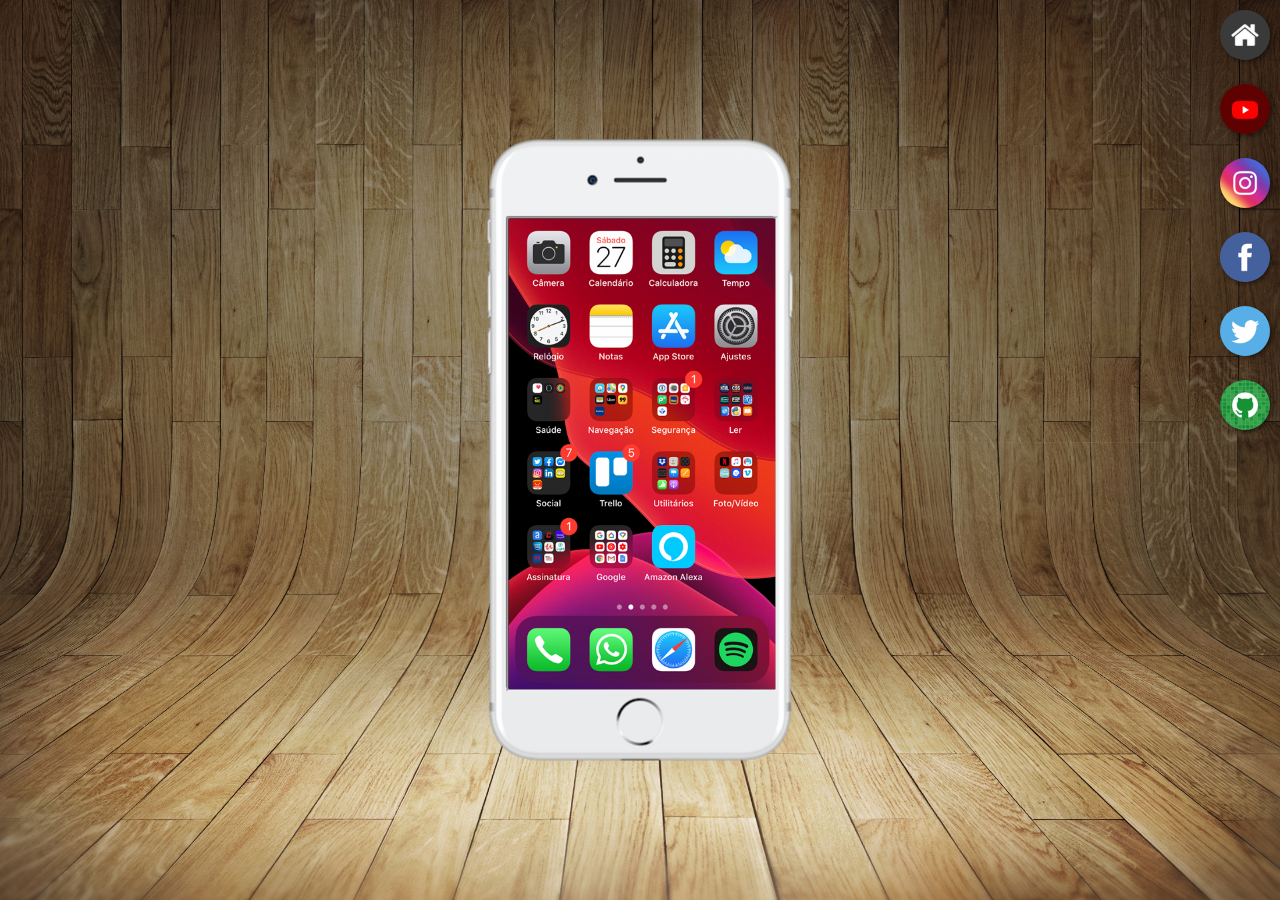
<file: index.html>
<!DOCTYPE html>
<html lang="pt-br">
<head>
    <meta charset="UTF-8">
    <meta name="viewport" content="width=device-width, initial-scale=1.0">
    <link rel="shortcut icon" href="favicon.ico" type="image/x-icon">
    <link rel="stylesheet" href="estilos/style.css">
    <title>Projeto Redes Sociais</title>
</head>
<body>
    <main>
        <section id="telefone">
            <iframe src="home.html" name="tela" id="tela"></iframe>
        </section>
        <section id="redes-sociais">
            <a href="home.html" target="tela"><img src="imagens/logo-home.jpg" alt="Home"></a><br>
            <a href="youtube.html" target="tela"><img src="imagens/logo-youtube.jpg" alt="YouTube"></a><br>
            <a href="instagram.html" target="tela"><img src="imagens/logo-instagram.jpg" alt="Instagram"></a><br>
            <a href="facebook.html" target="tela"><img src="imagens/logo-facebook.jpg" alt="Facebook"></a><br>
            <a href="x.html" target="tela"><img src="imagens/logo-twitter.jpg" alt="Twitter"></a><br>
            <a href="github.html" target="tela"><img src="imagens/logo-github.jpg" alt="GitHub"></a>
        </section>
    </main>
</body>
</html>
</file>
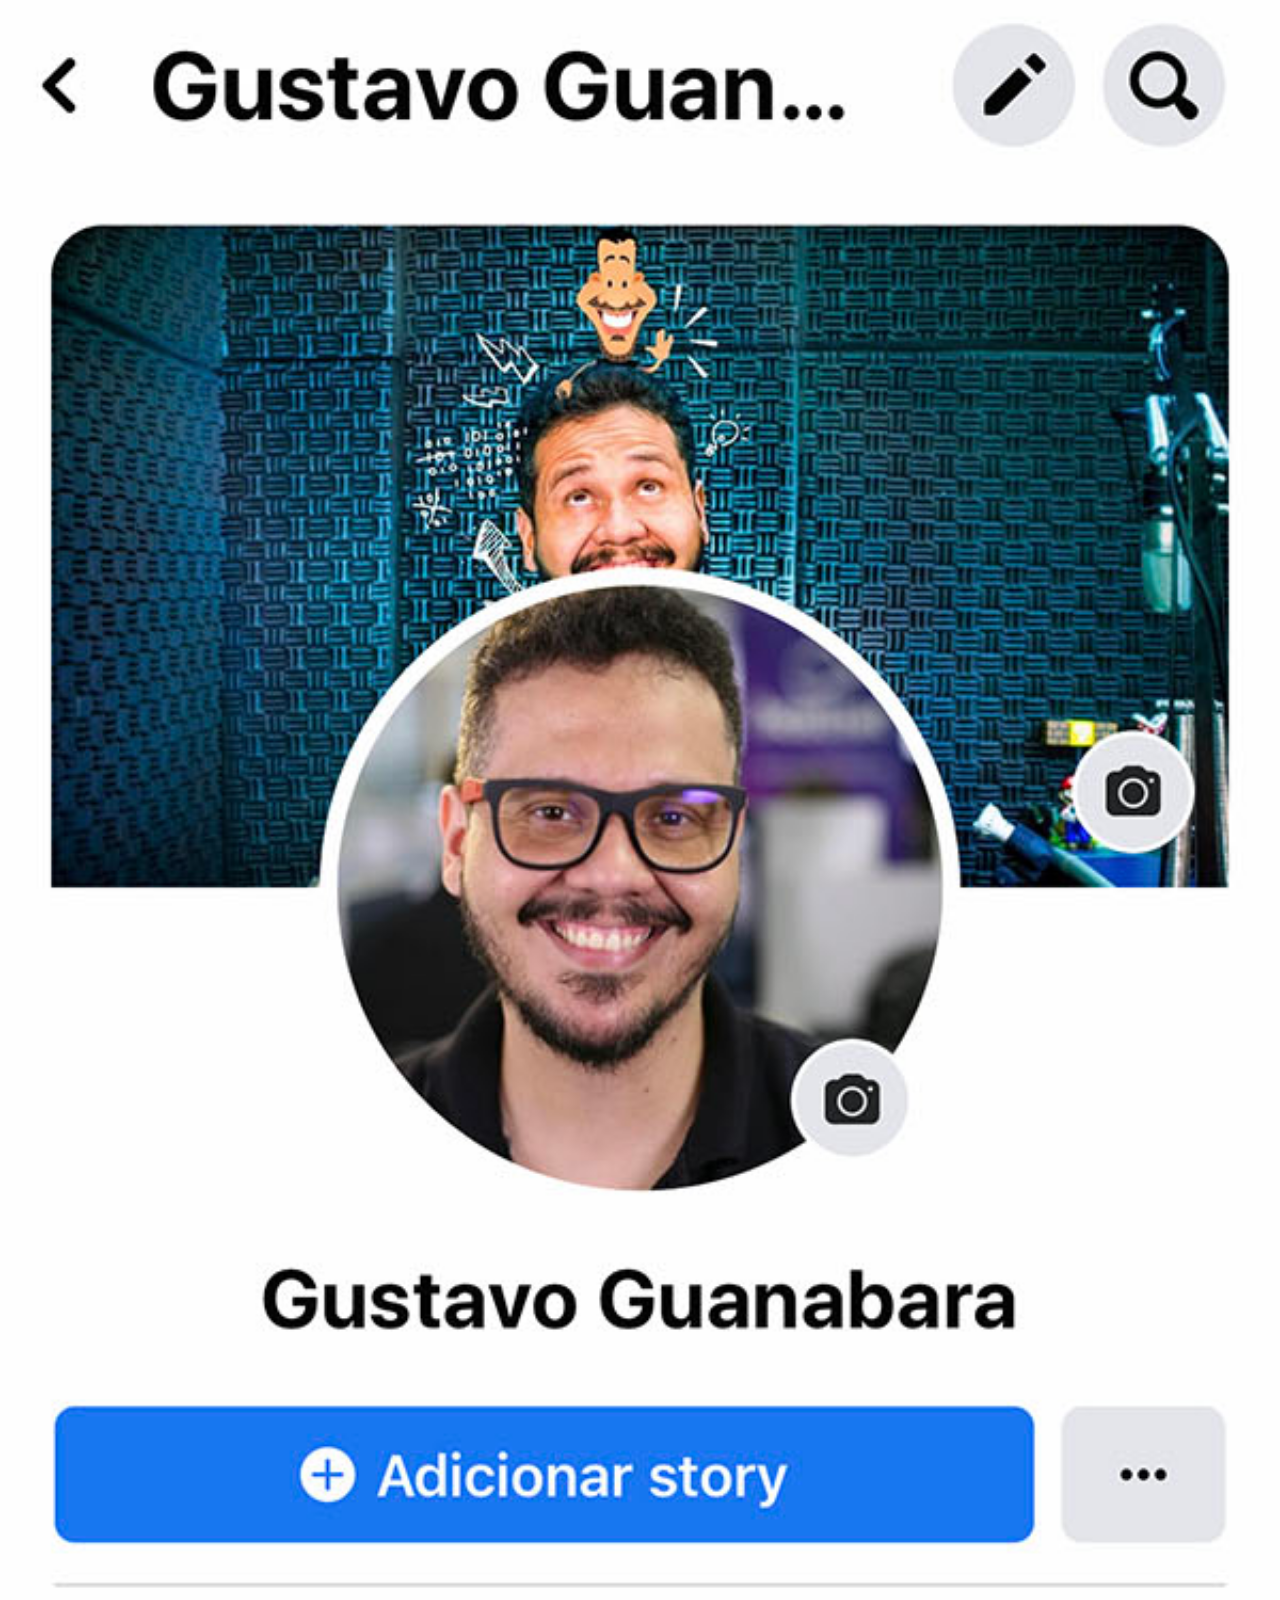
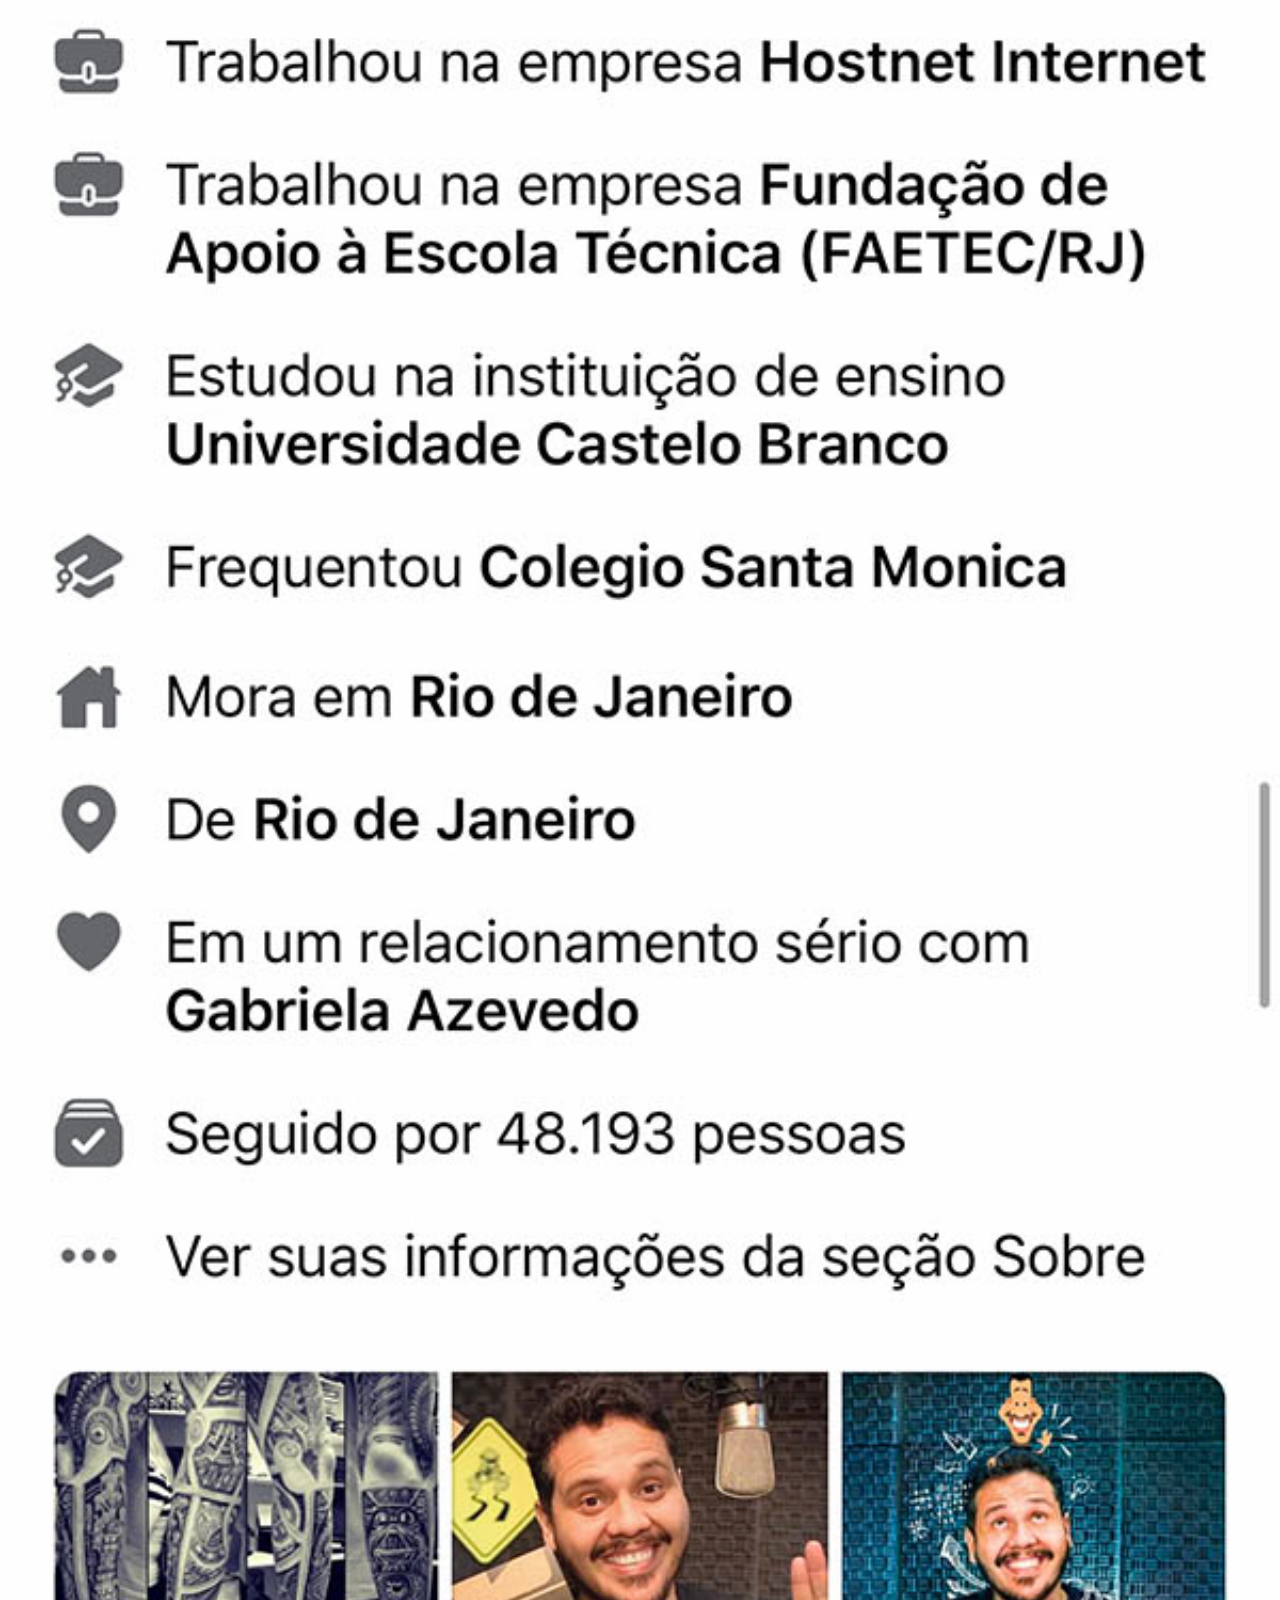
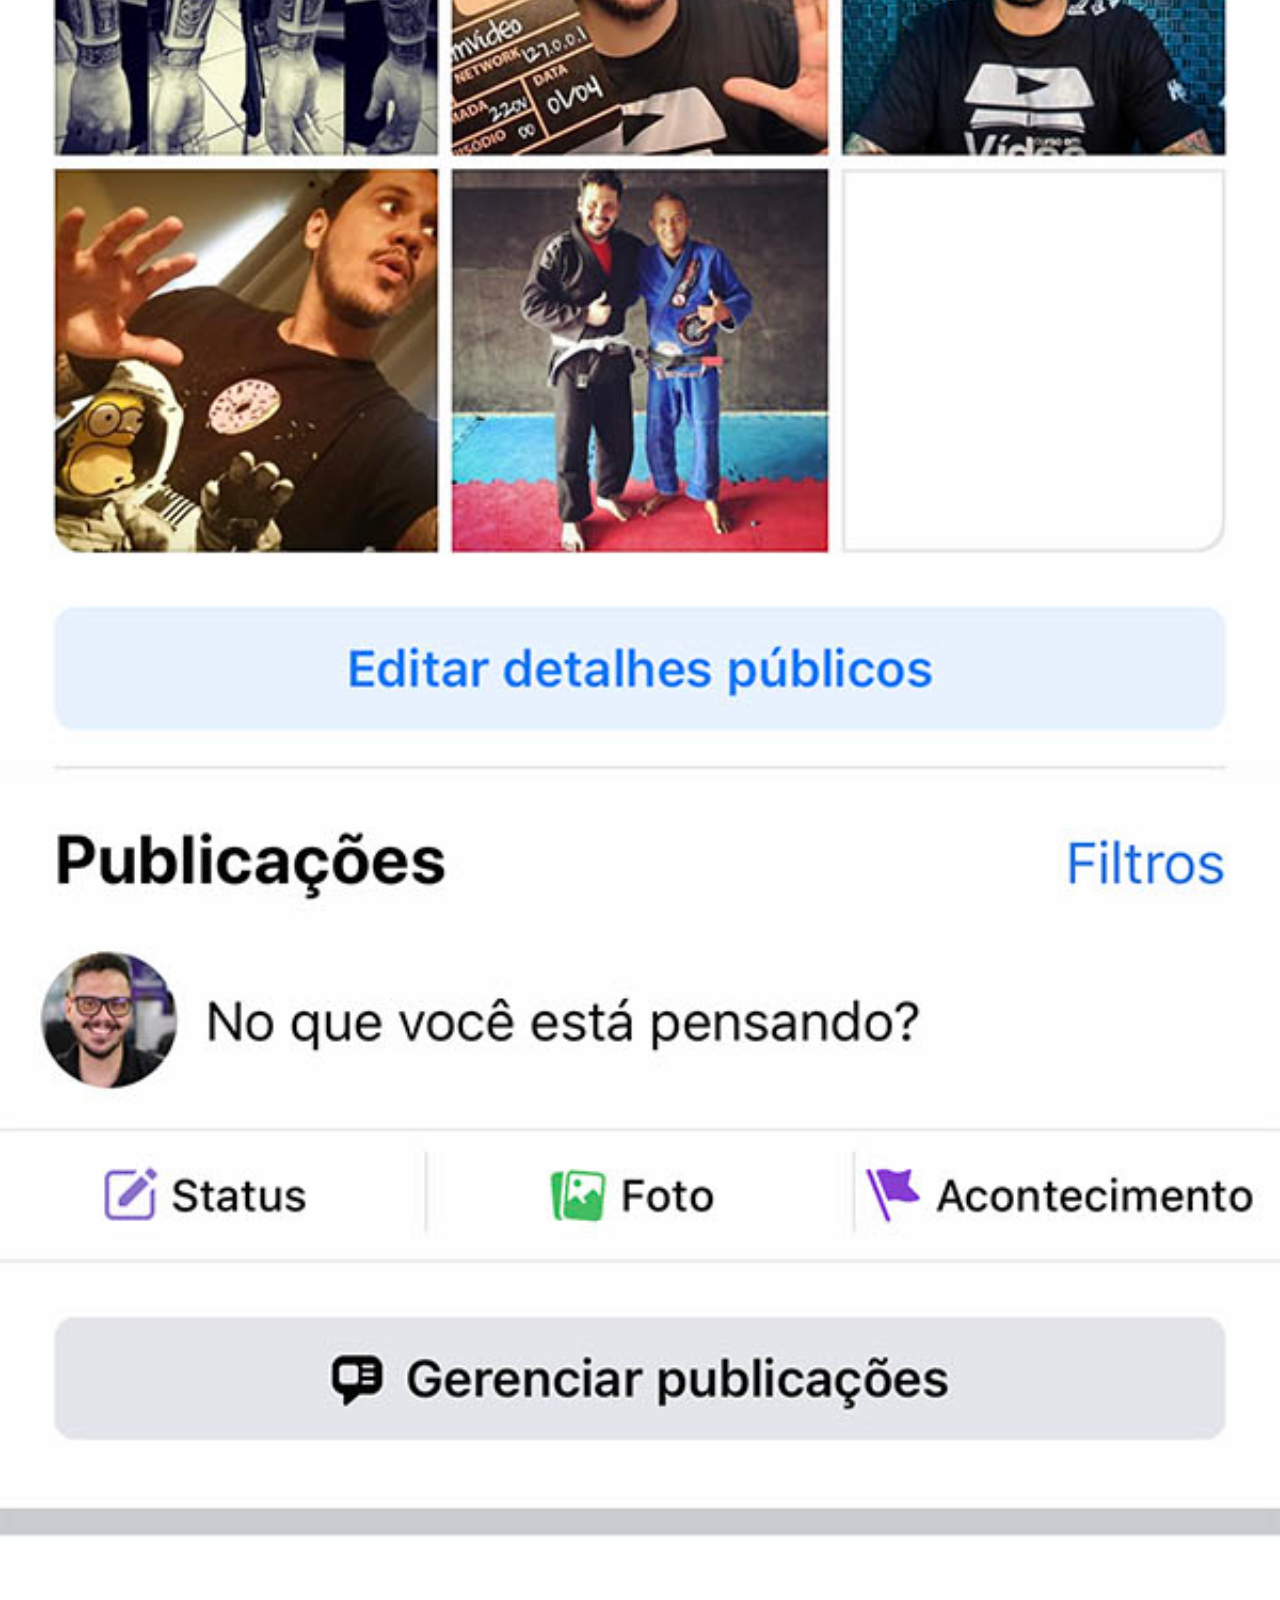
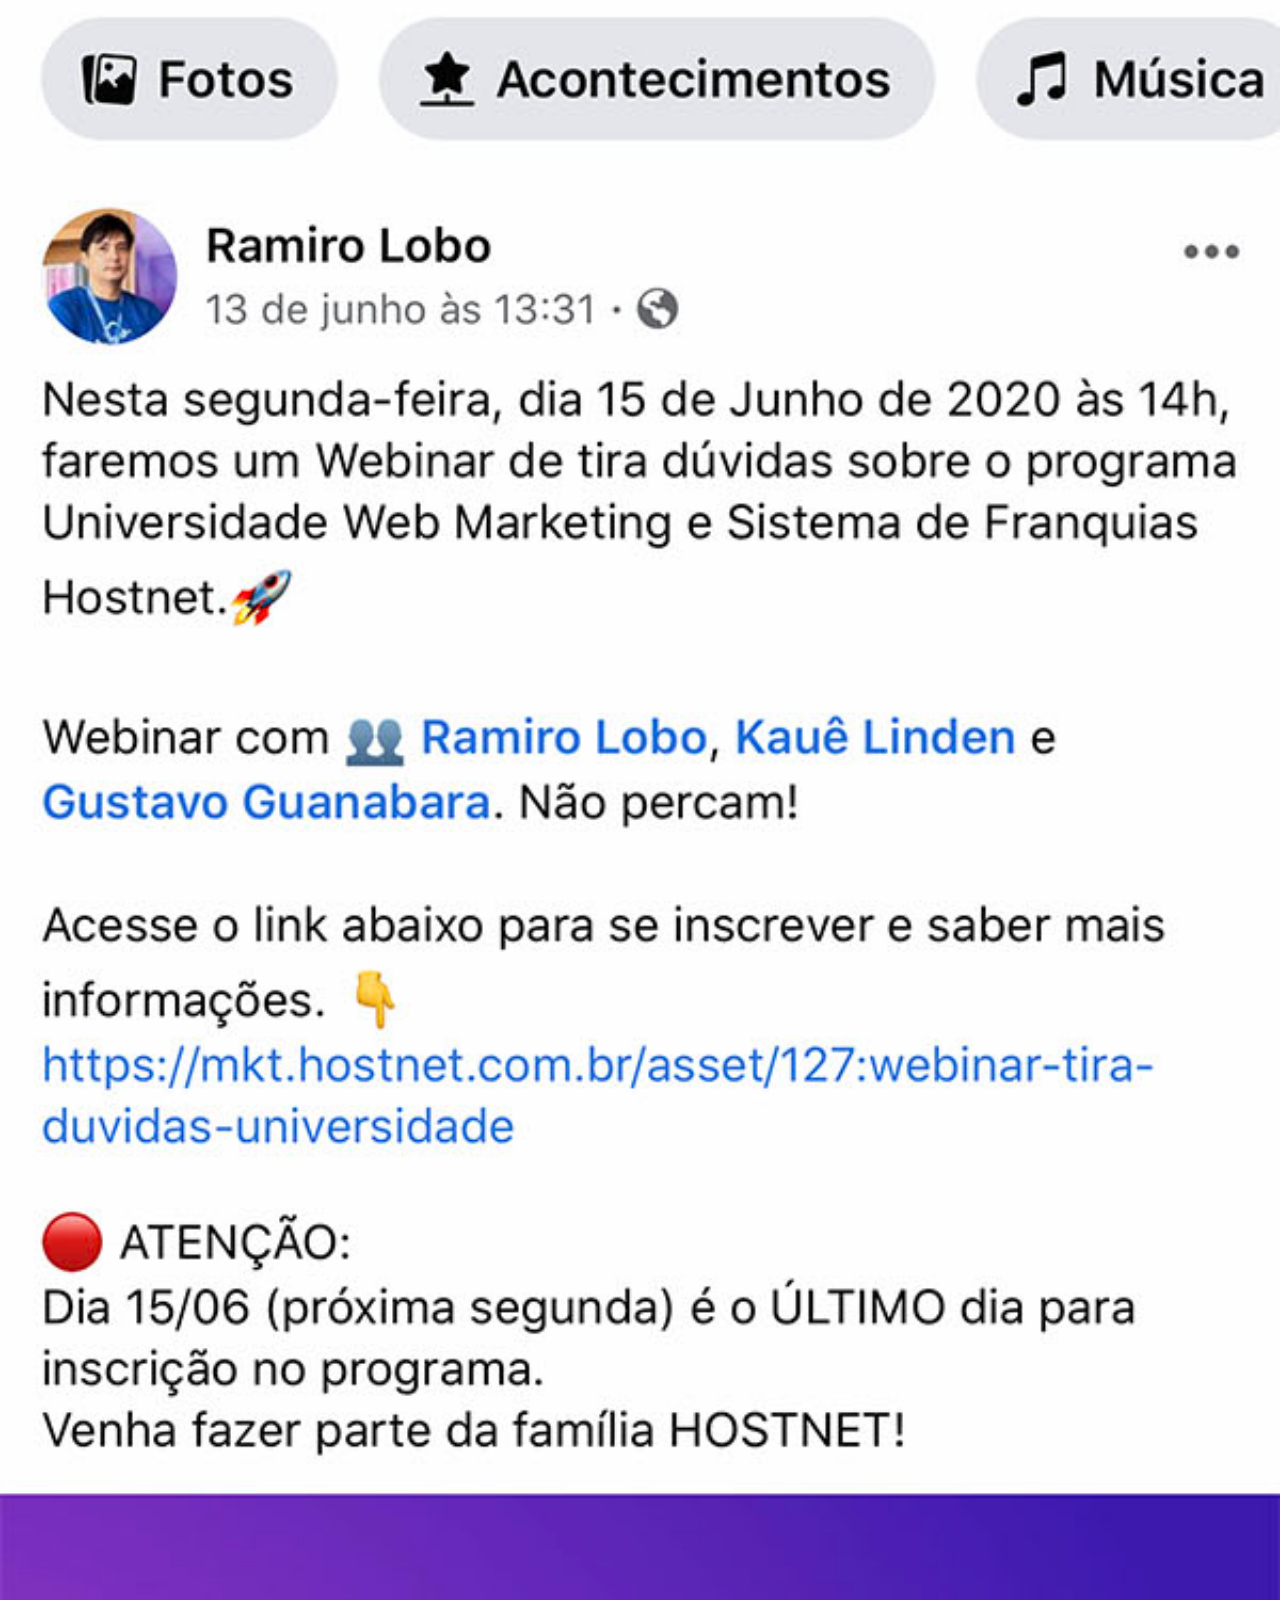
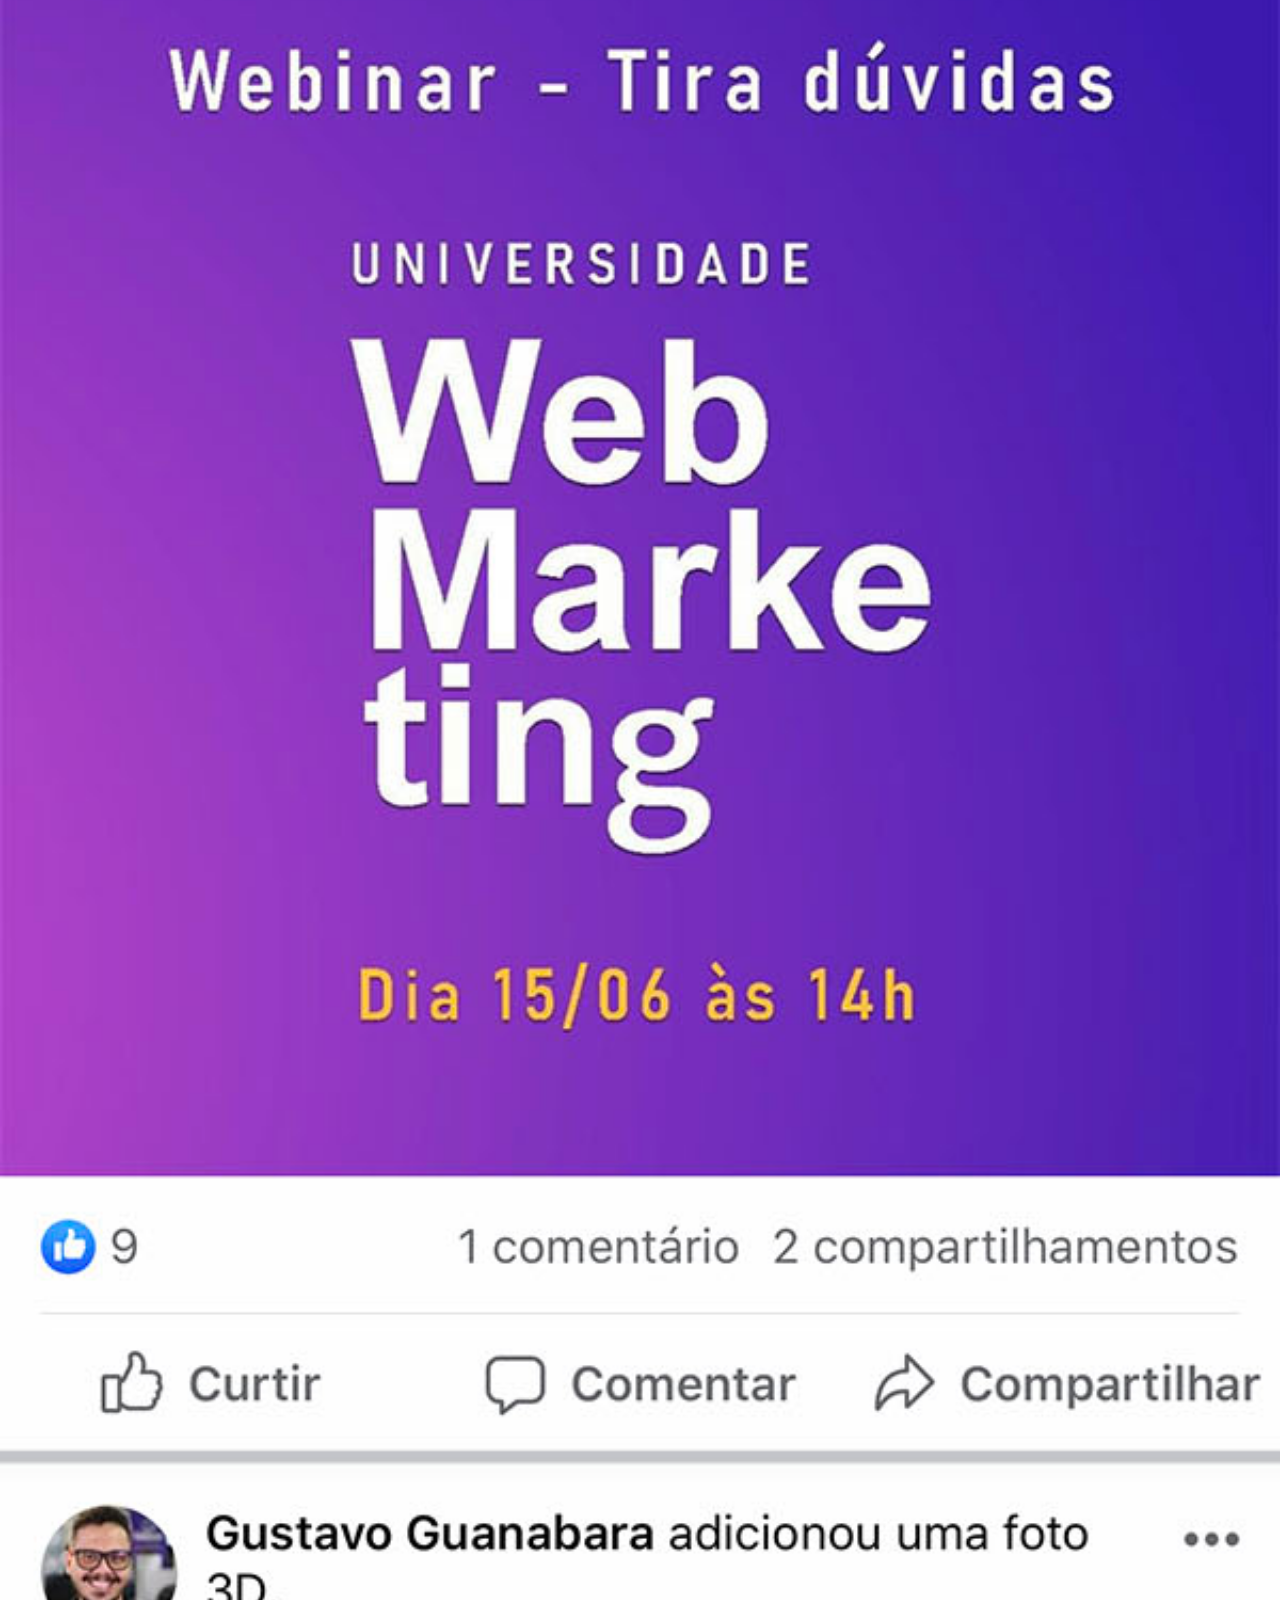
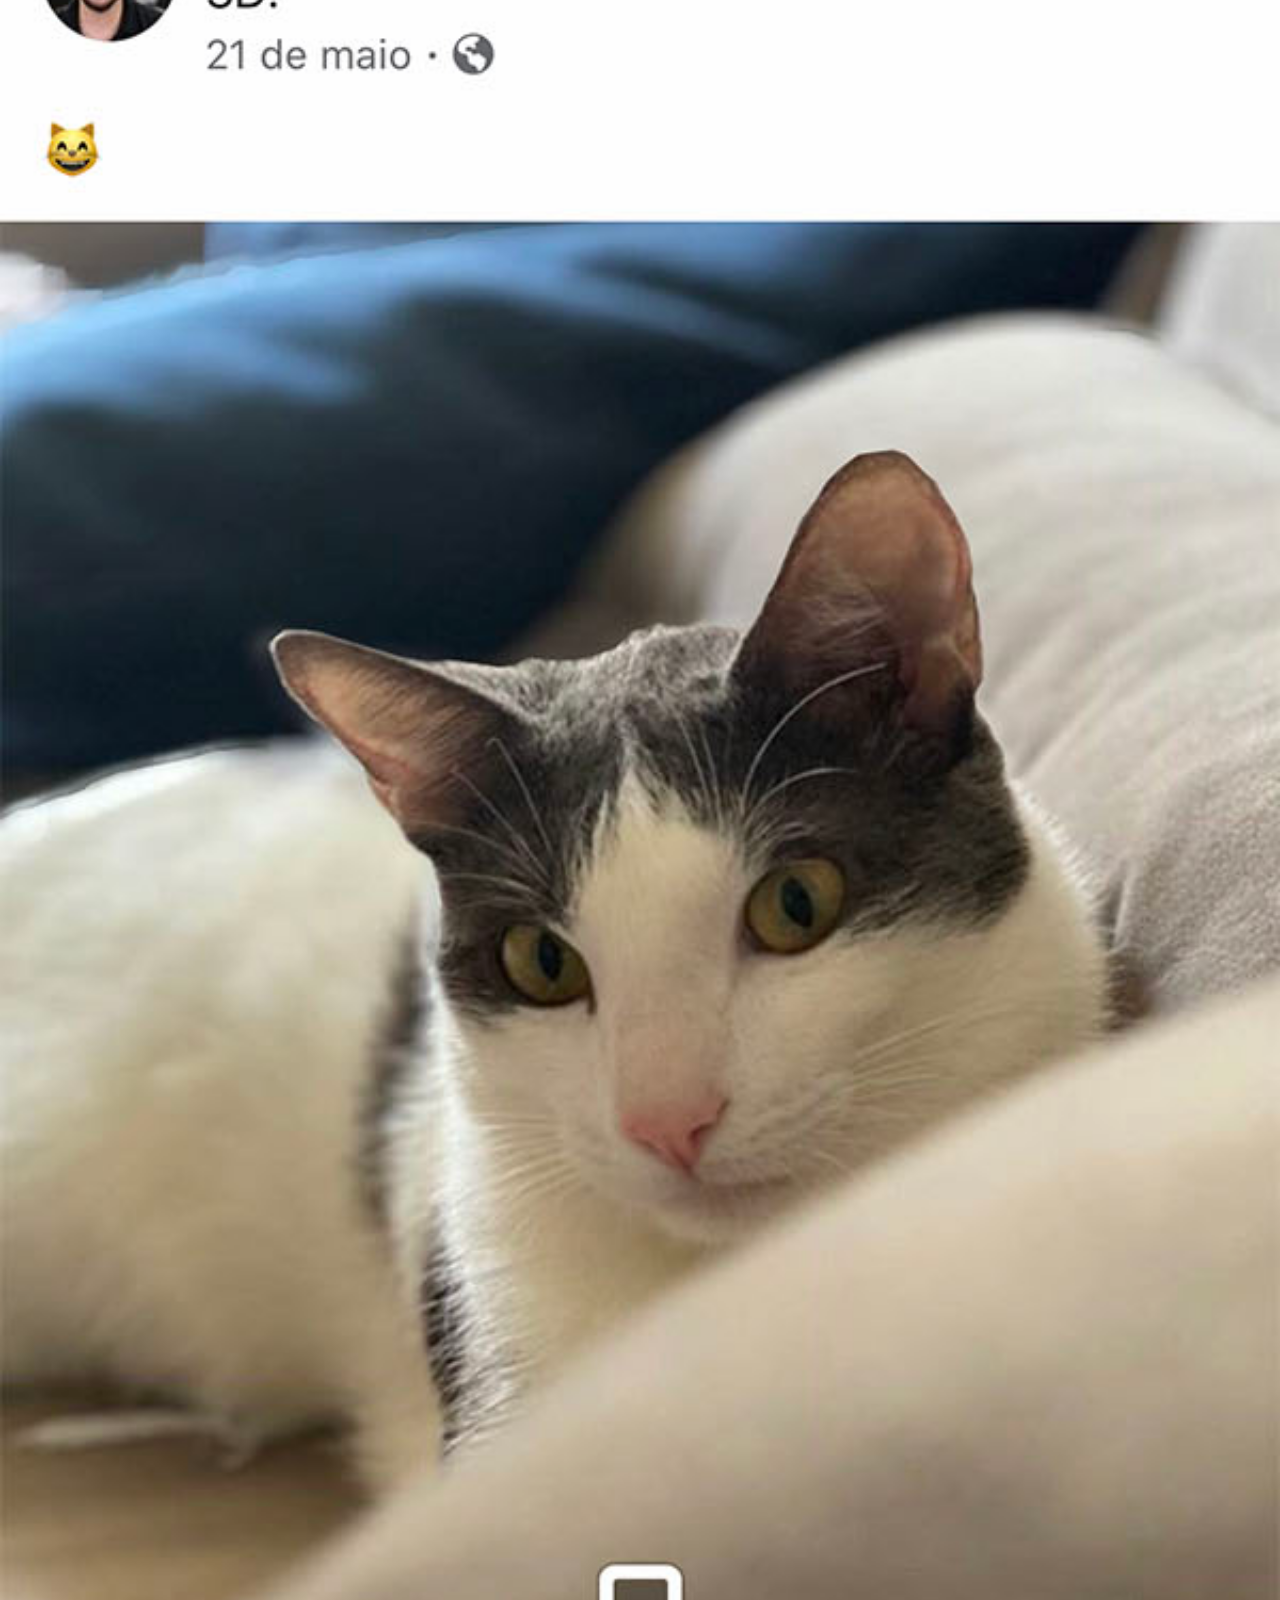
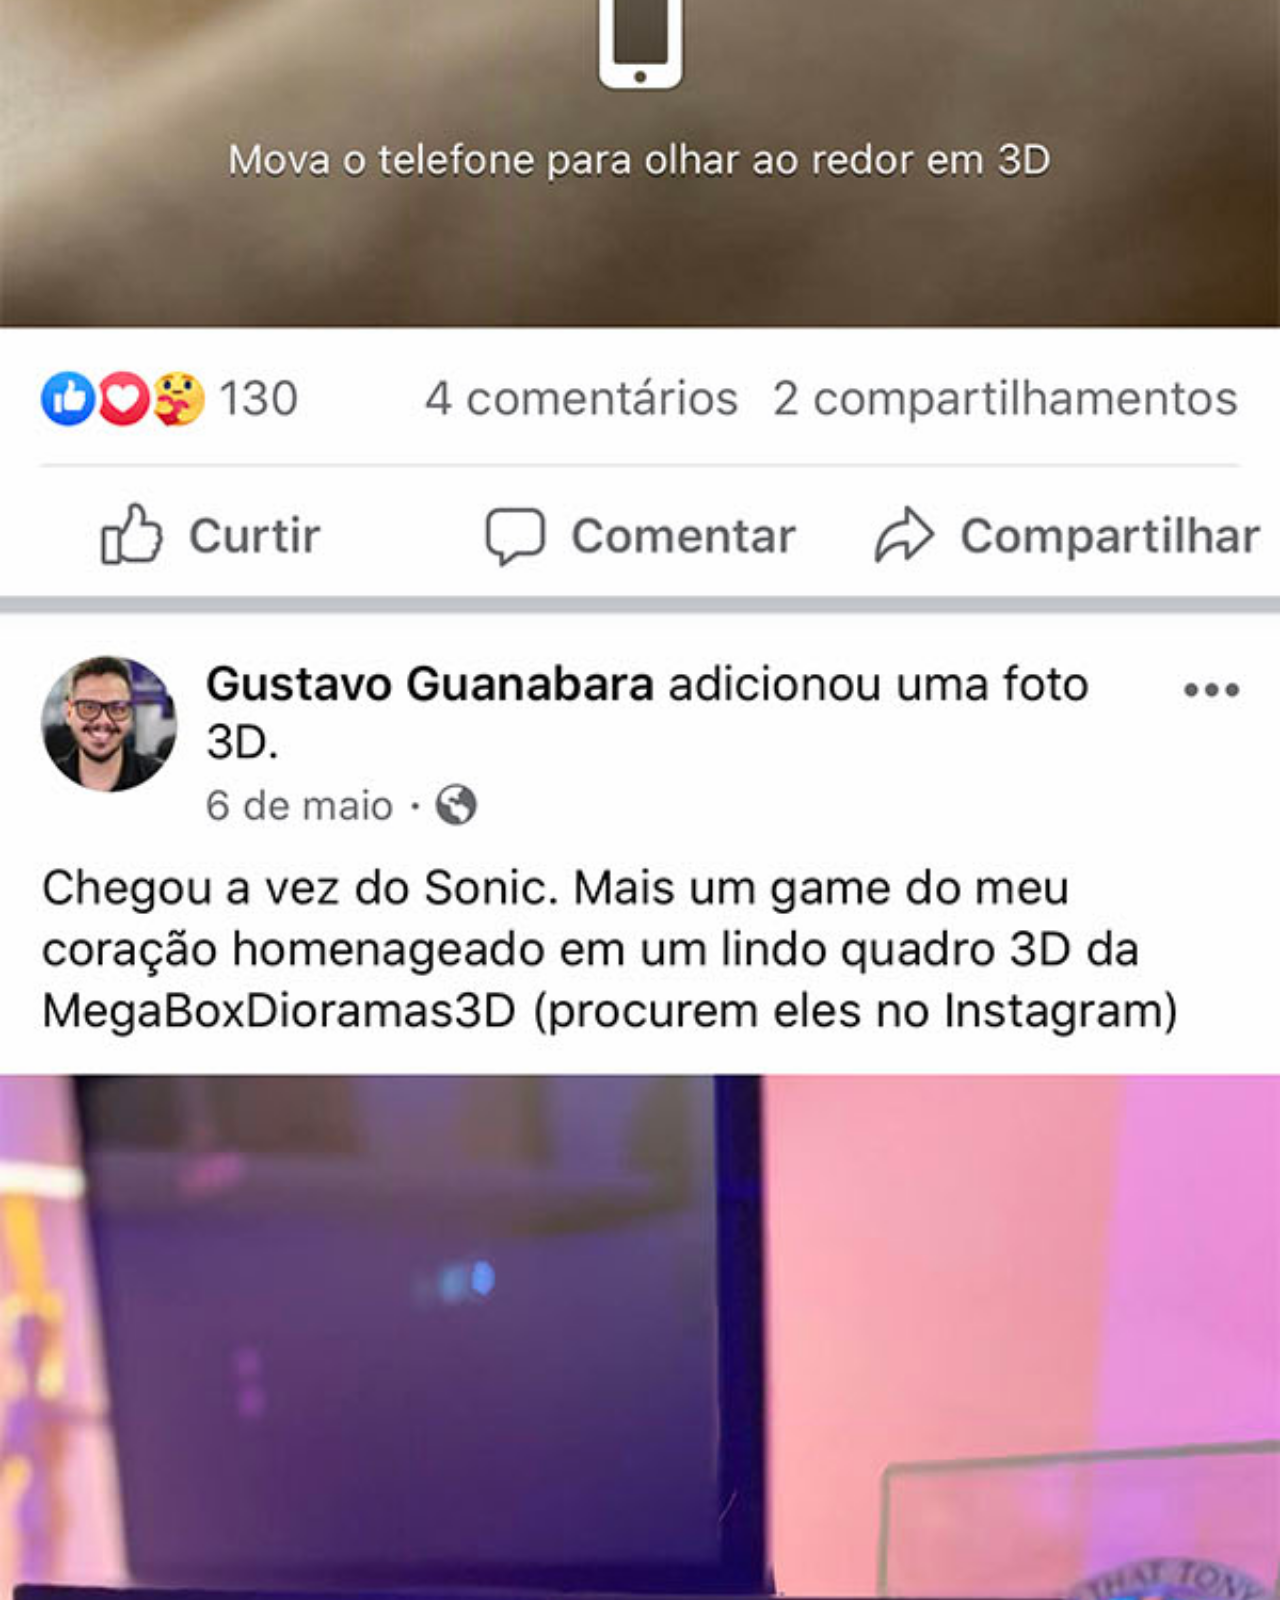
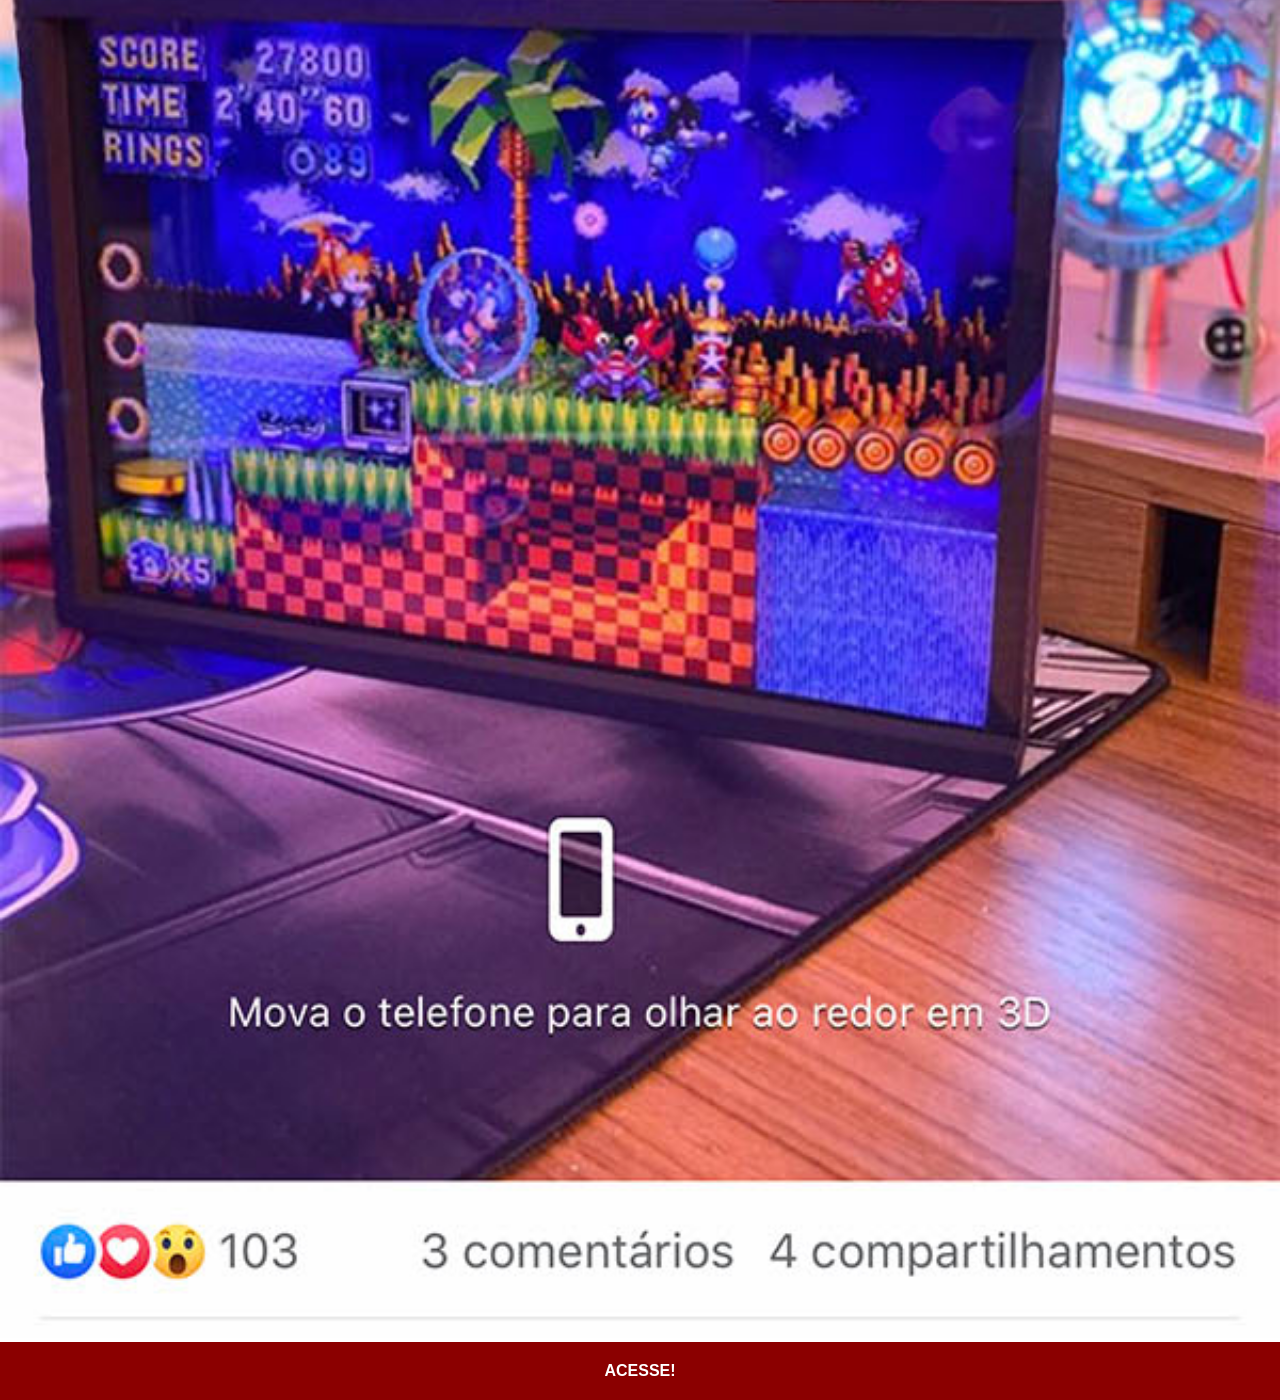
<file: facebook.html>
<!DOCTYPE html>
<html lang="pt-br">
<head>
    <meta charset="UTF-8">
    <meta name="viewport" content="width=device-width, initial-scale=1.0">
    <title>Youtube</title>
    <link rel="stylesheet" href="estilos/social.css">
</head>
<body>
    <img src="imagens/tela-facebook.jpg" alt="Facebook">
    <a href="https://www.facebook.com/gustavoguanabara" target="_blank">ACESSE!</a>
    
</body>
</html>
</file>
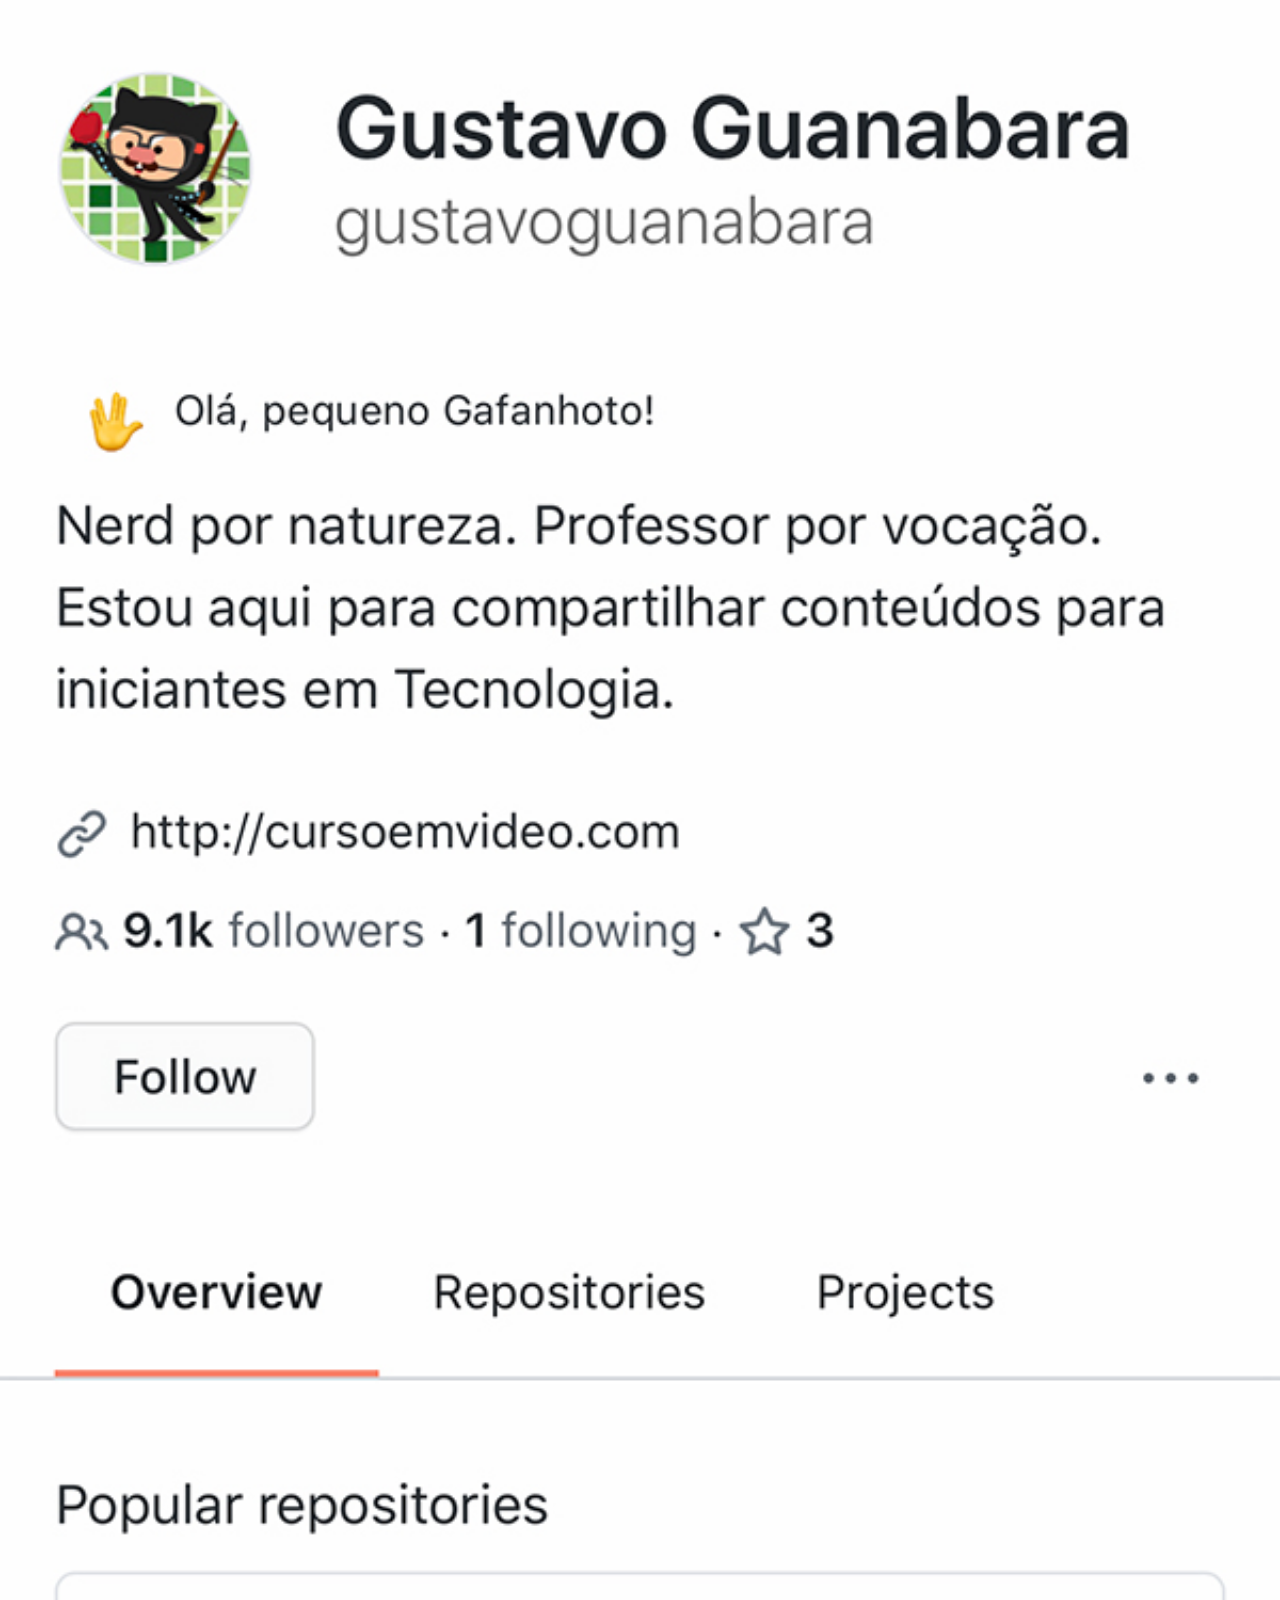
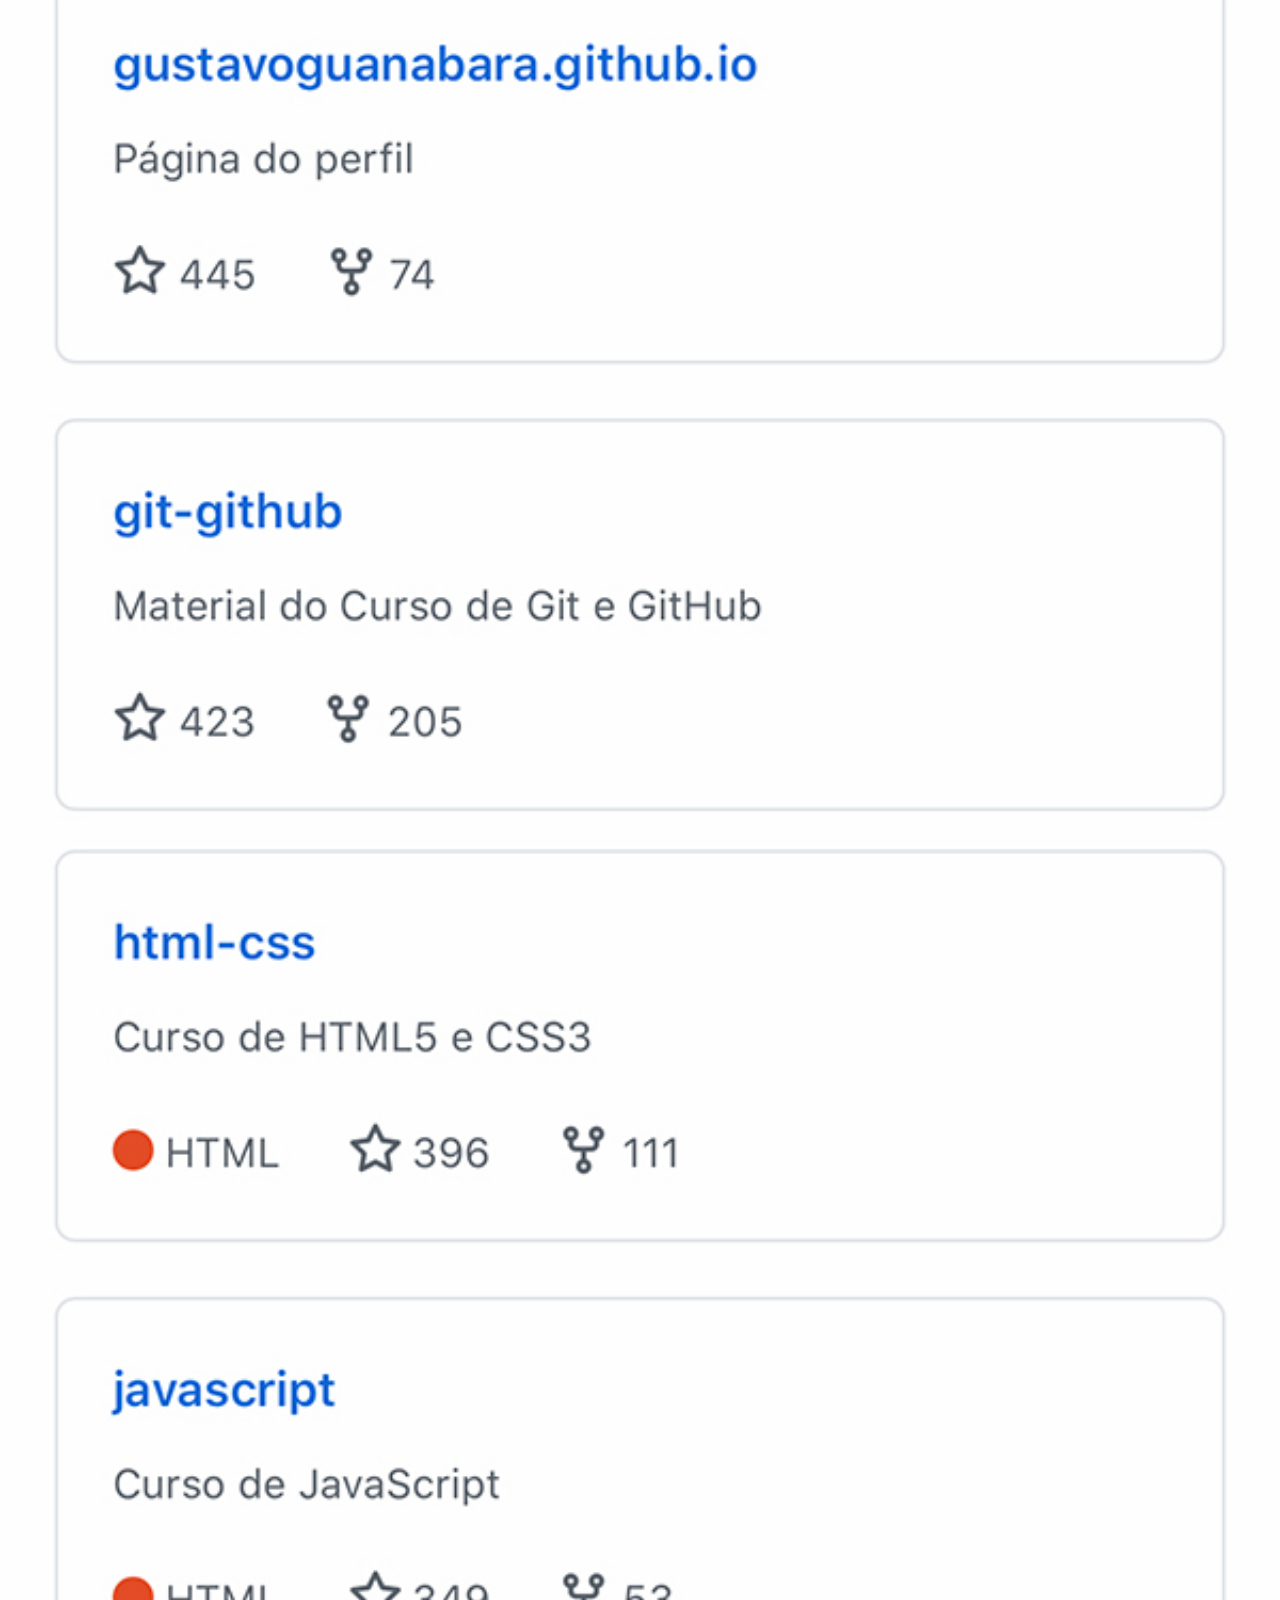
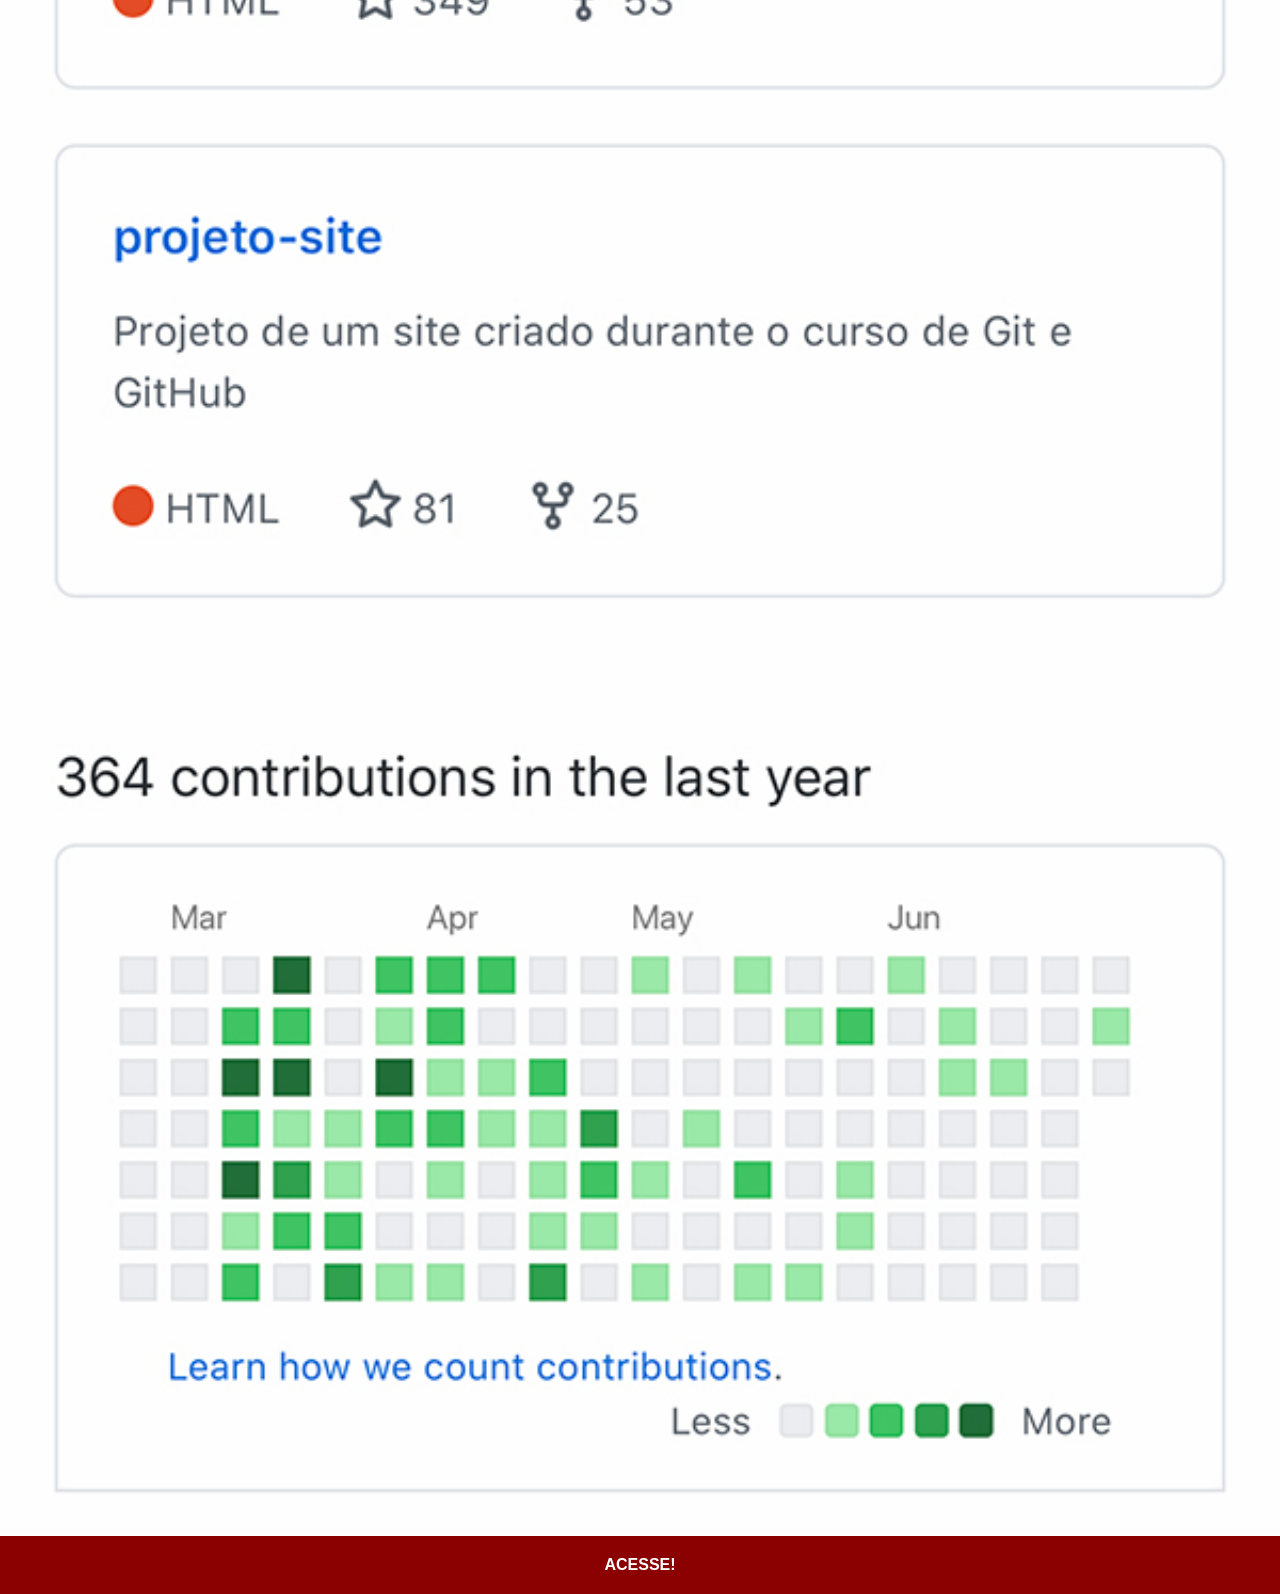
<file: github.html>
<!DOCTYPE html>
<html lang="pt-br">
<head>
    <meta charset="UTF-8">
    <meta name="viewport" content="width=device-width, initial-scale=1.0">
    <title>Youtube</title>
    <link rel="stylesheet" href="estilos/social.css">
</head>
<body>
    <img src="imagens/tela-github.jpg" alt="GitHub">
    <a href="https://github.com/gustavoguanabara" target="_blank">ACESSE!</a>
    
</body>
</html>
</file>
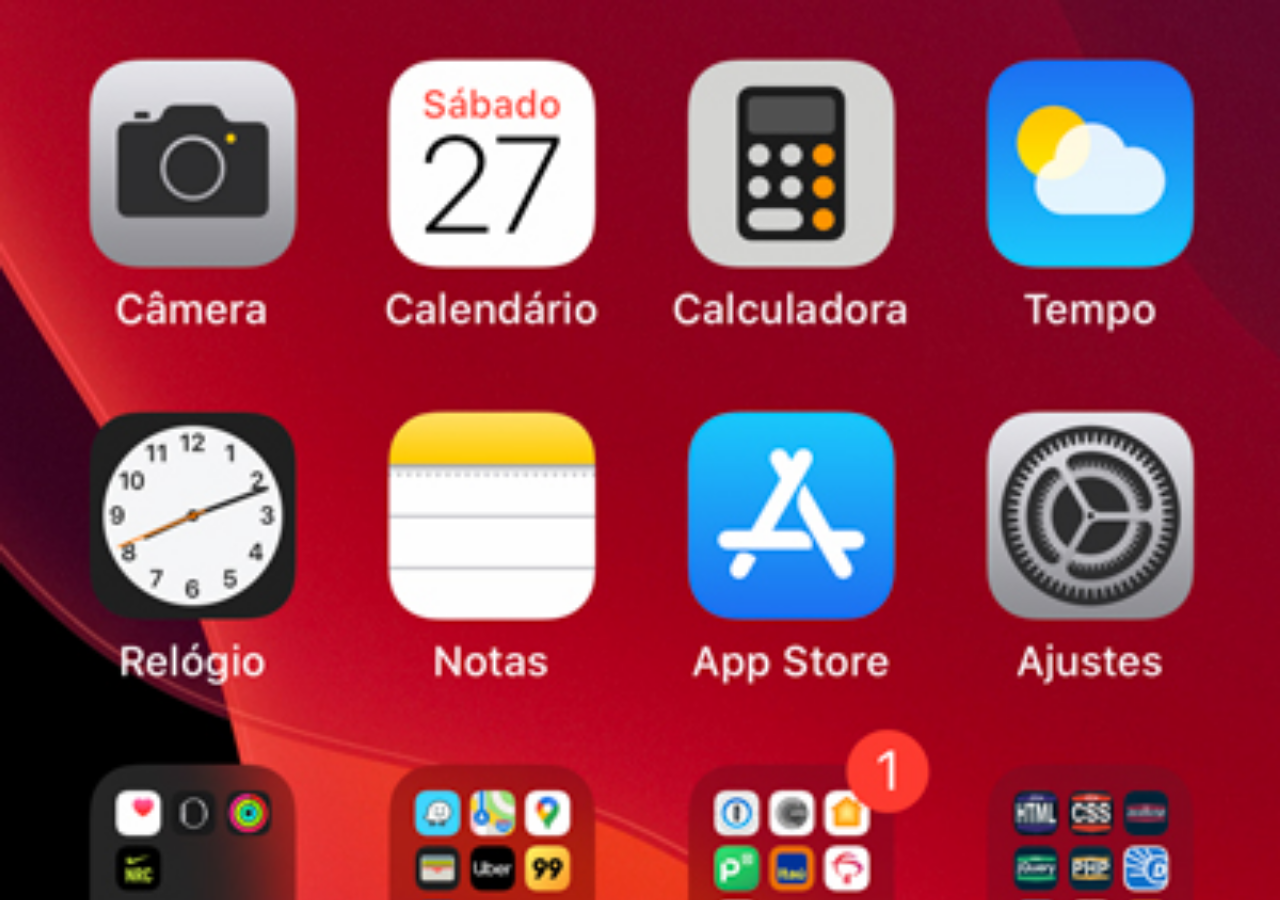
<file: home.html>
<!DOCTYPE html>
<html lang="pt-BR">
<head>
    <meta charset="UTF-8">
    <meta name="viewport" content="width=device-width, initial-scale=1.0">
    <title>Home</title>
</head>
<style>

        * {
            margin: 0px;
            padding: 0px;
            
        }

        body {
            width: 100vw;
            height: 100vh;
            background: black url('imagens/tela-home.jpg') no-repeat top center;
            background-size: cover;    
        }
</style>

<body>

</body>
</html>
</file>
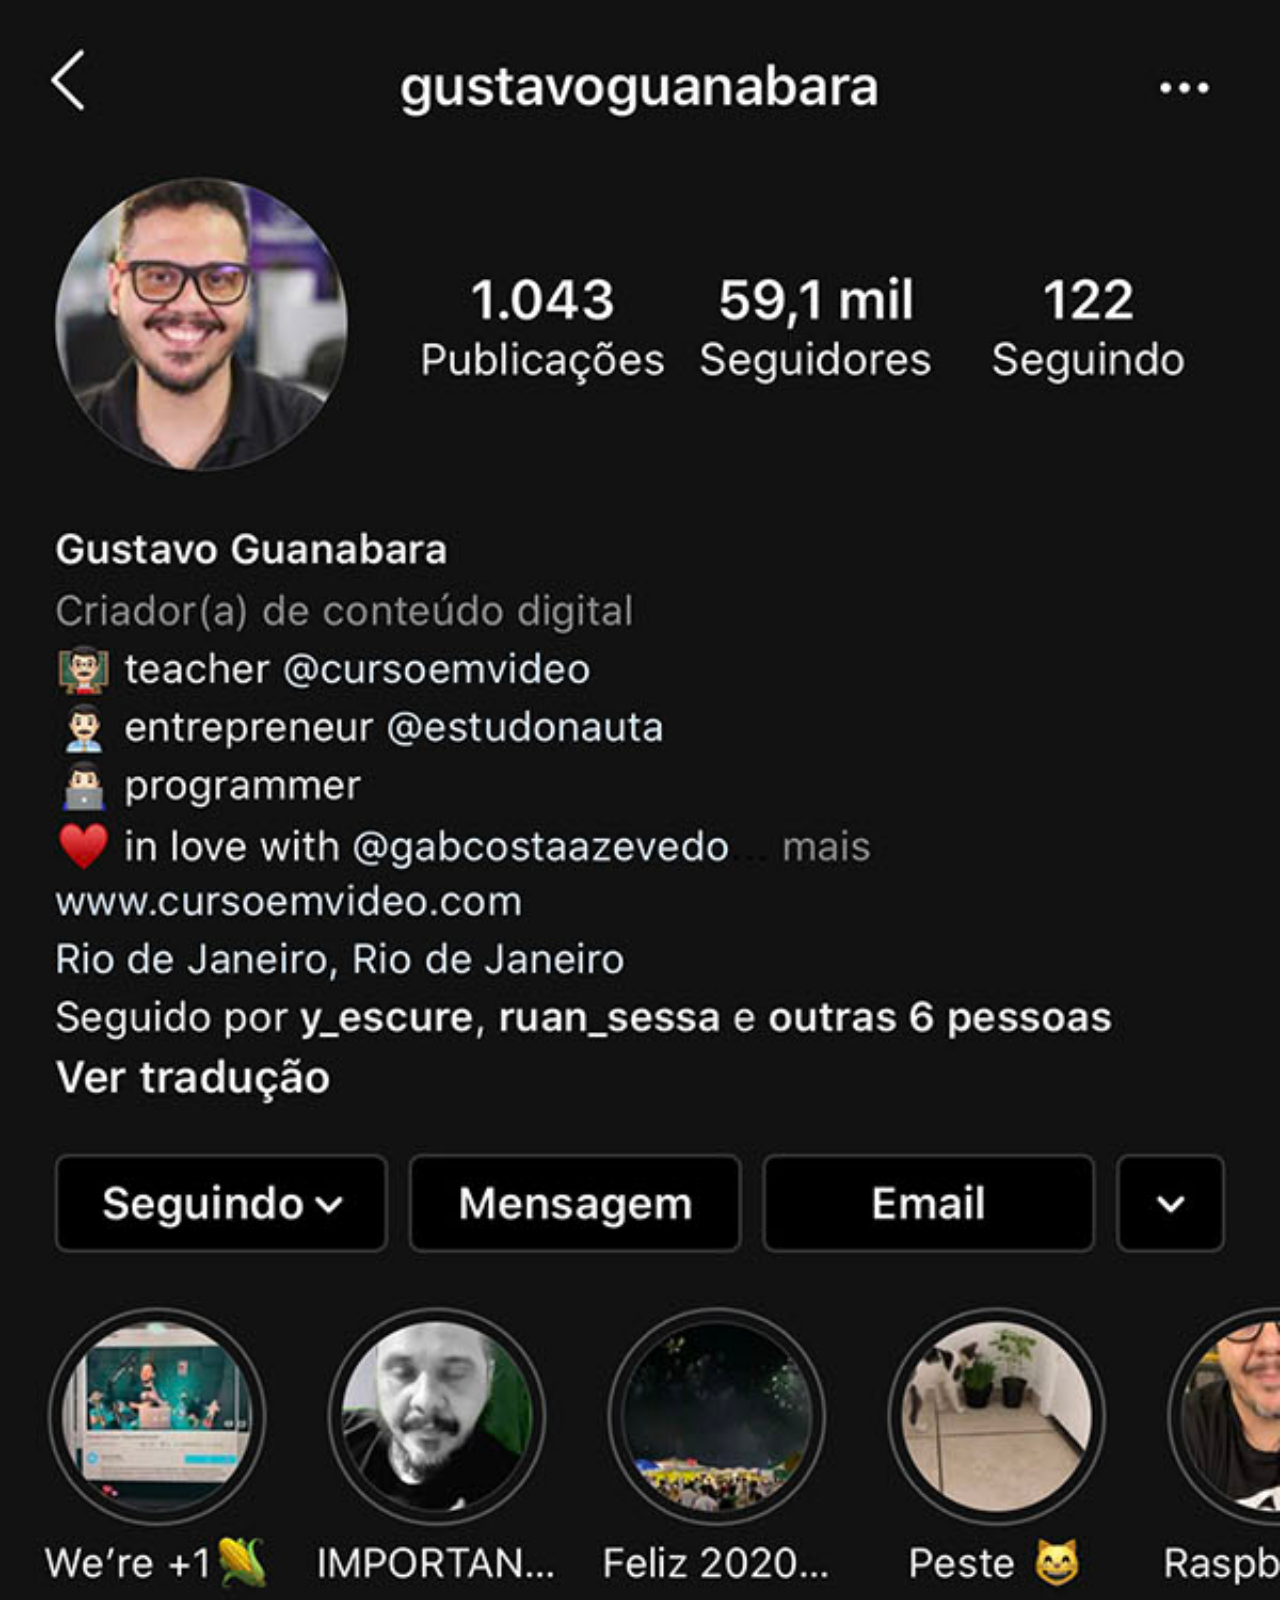
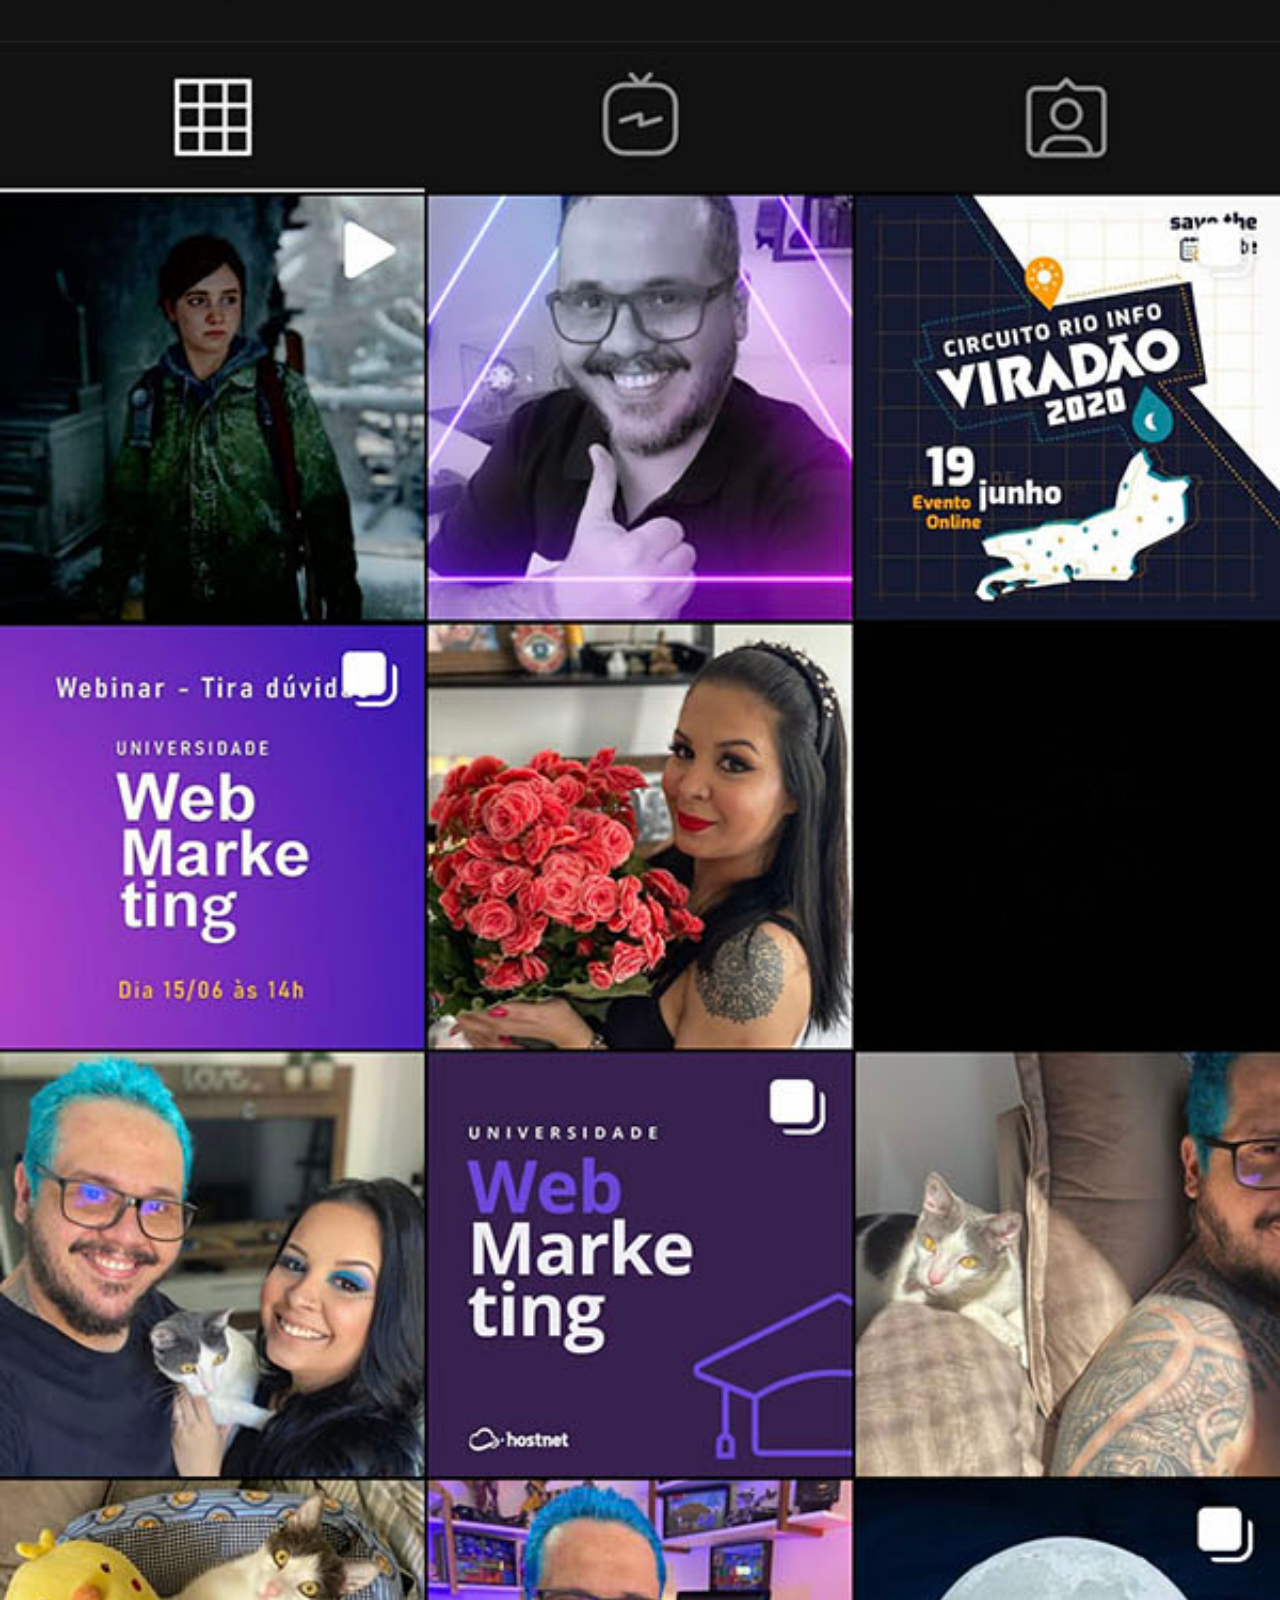
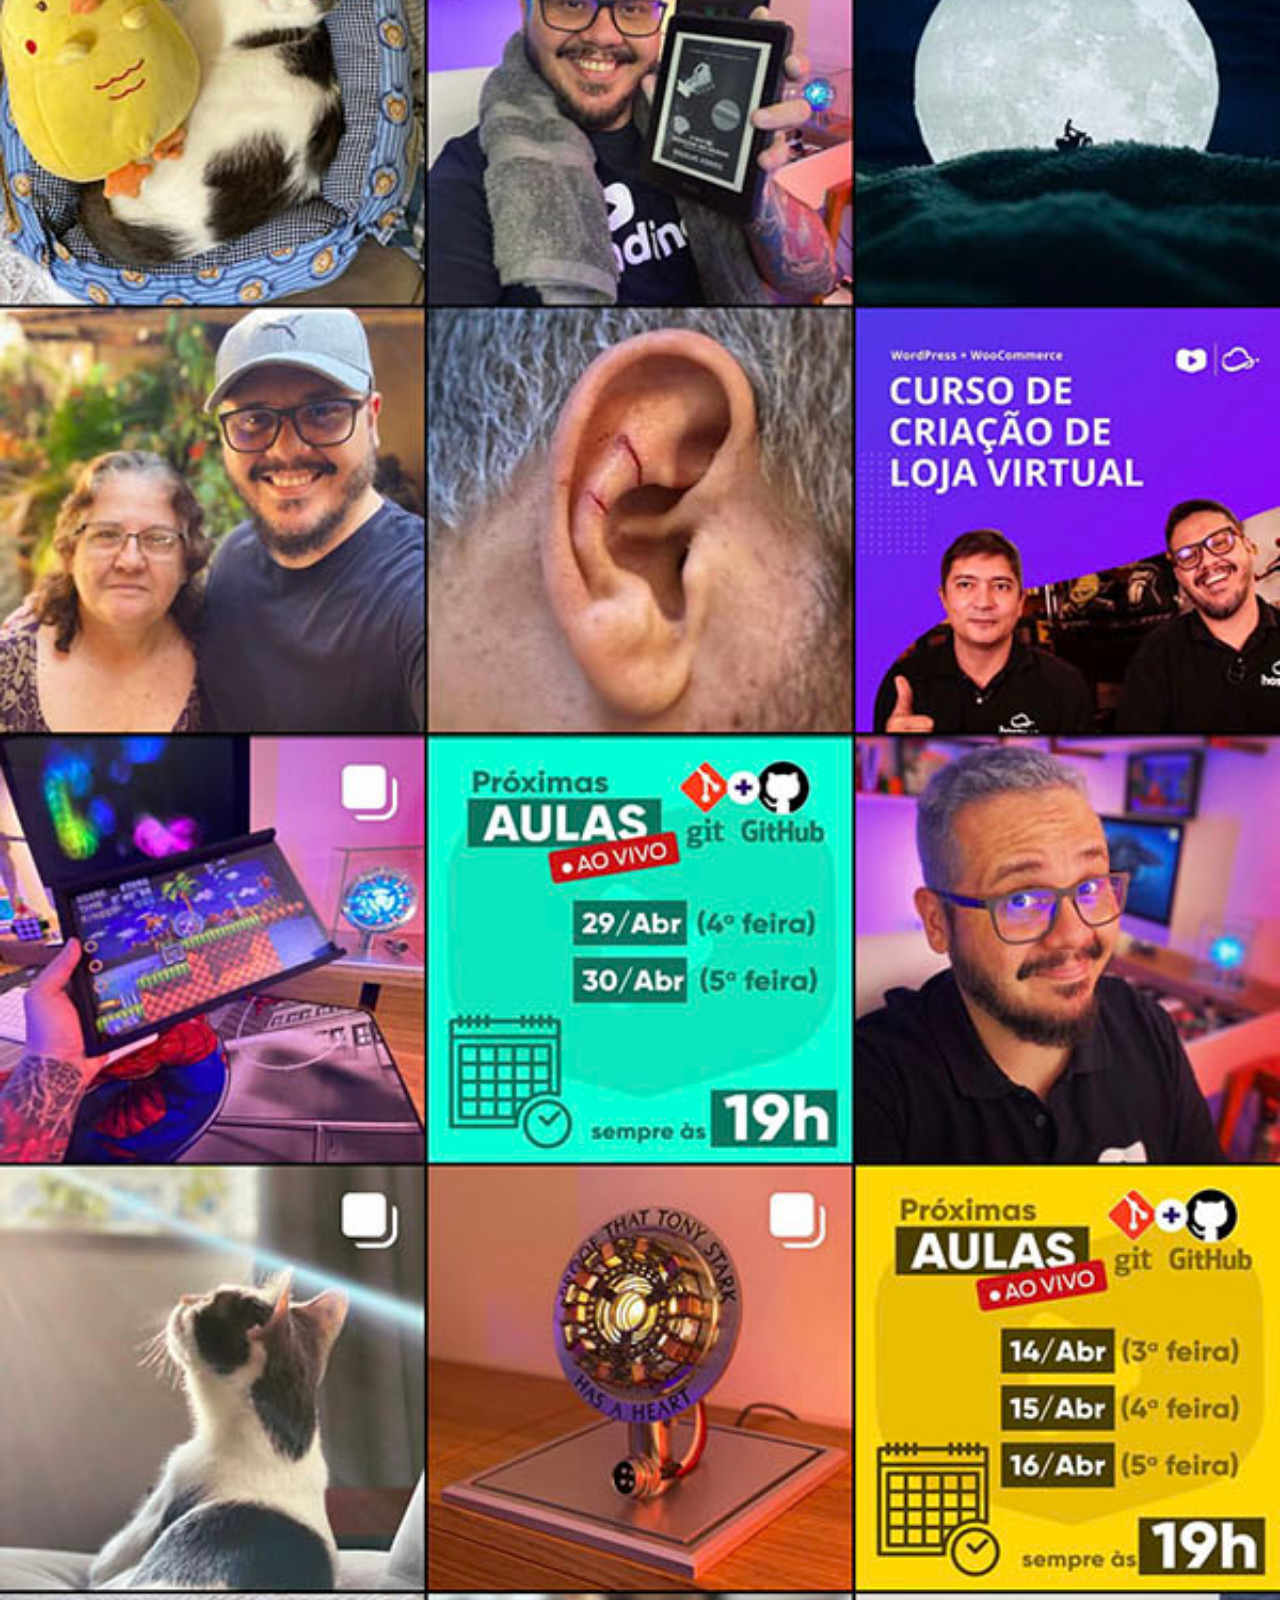
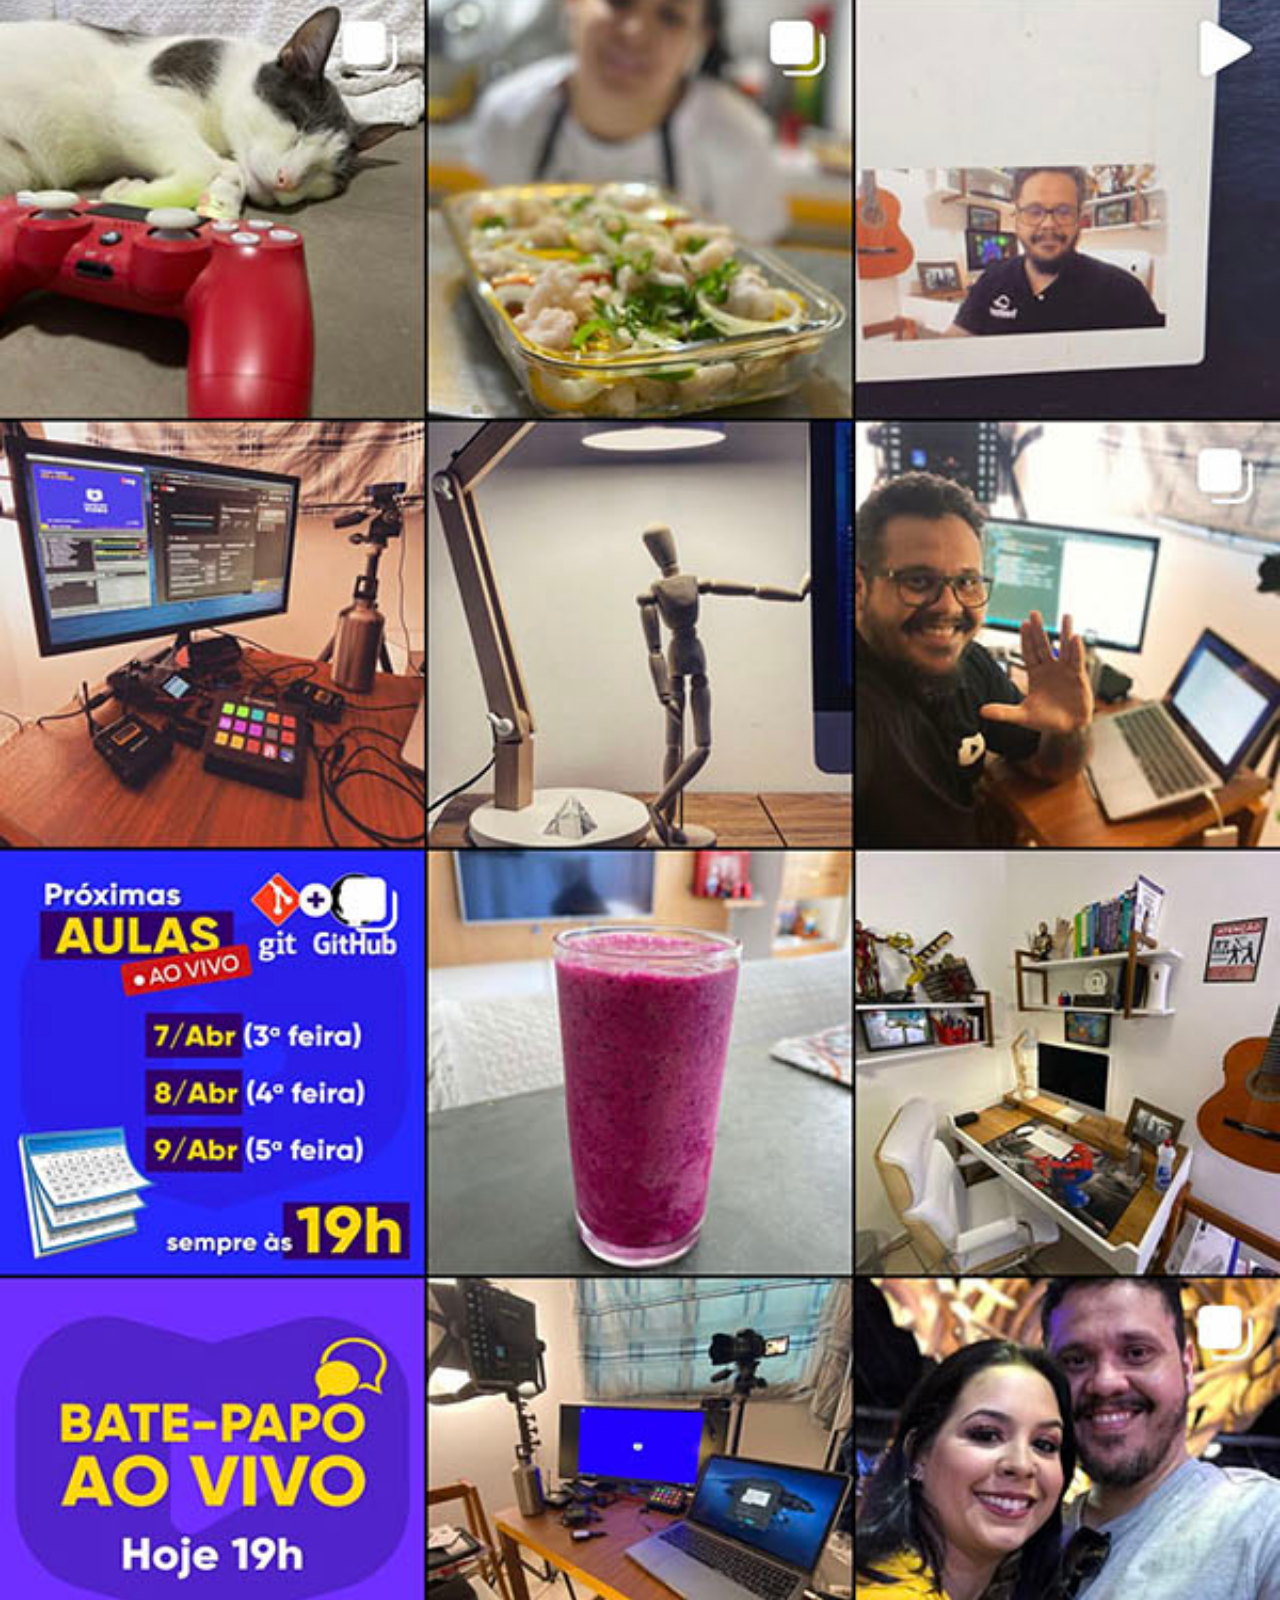
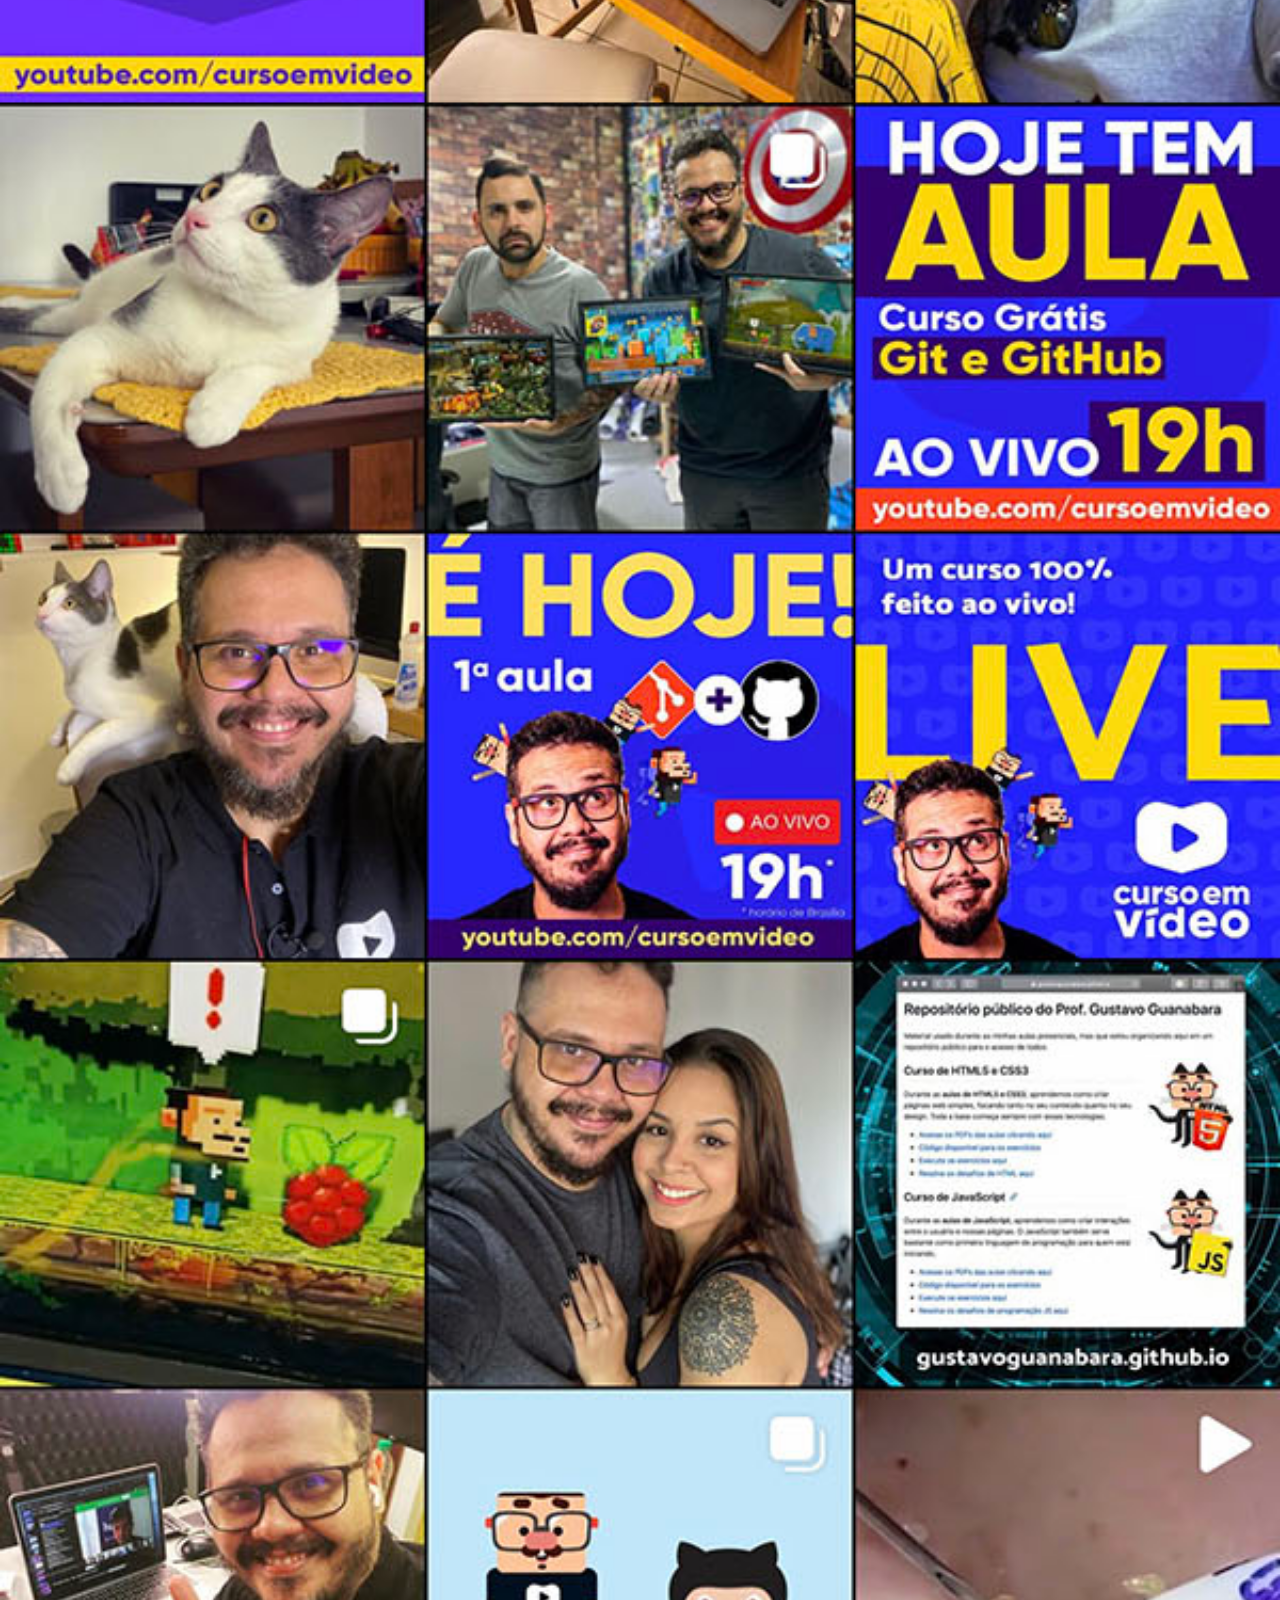
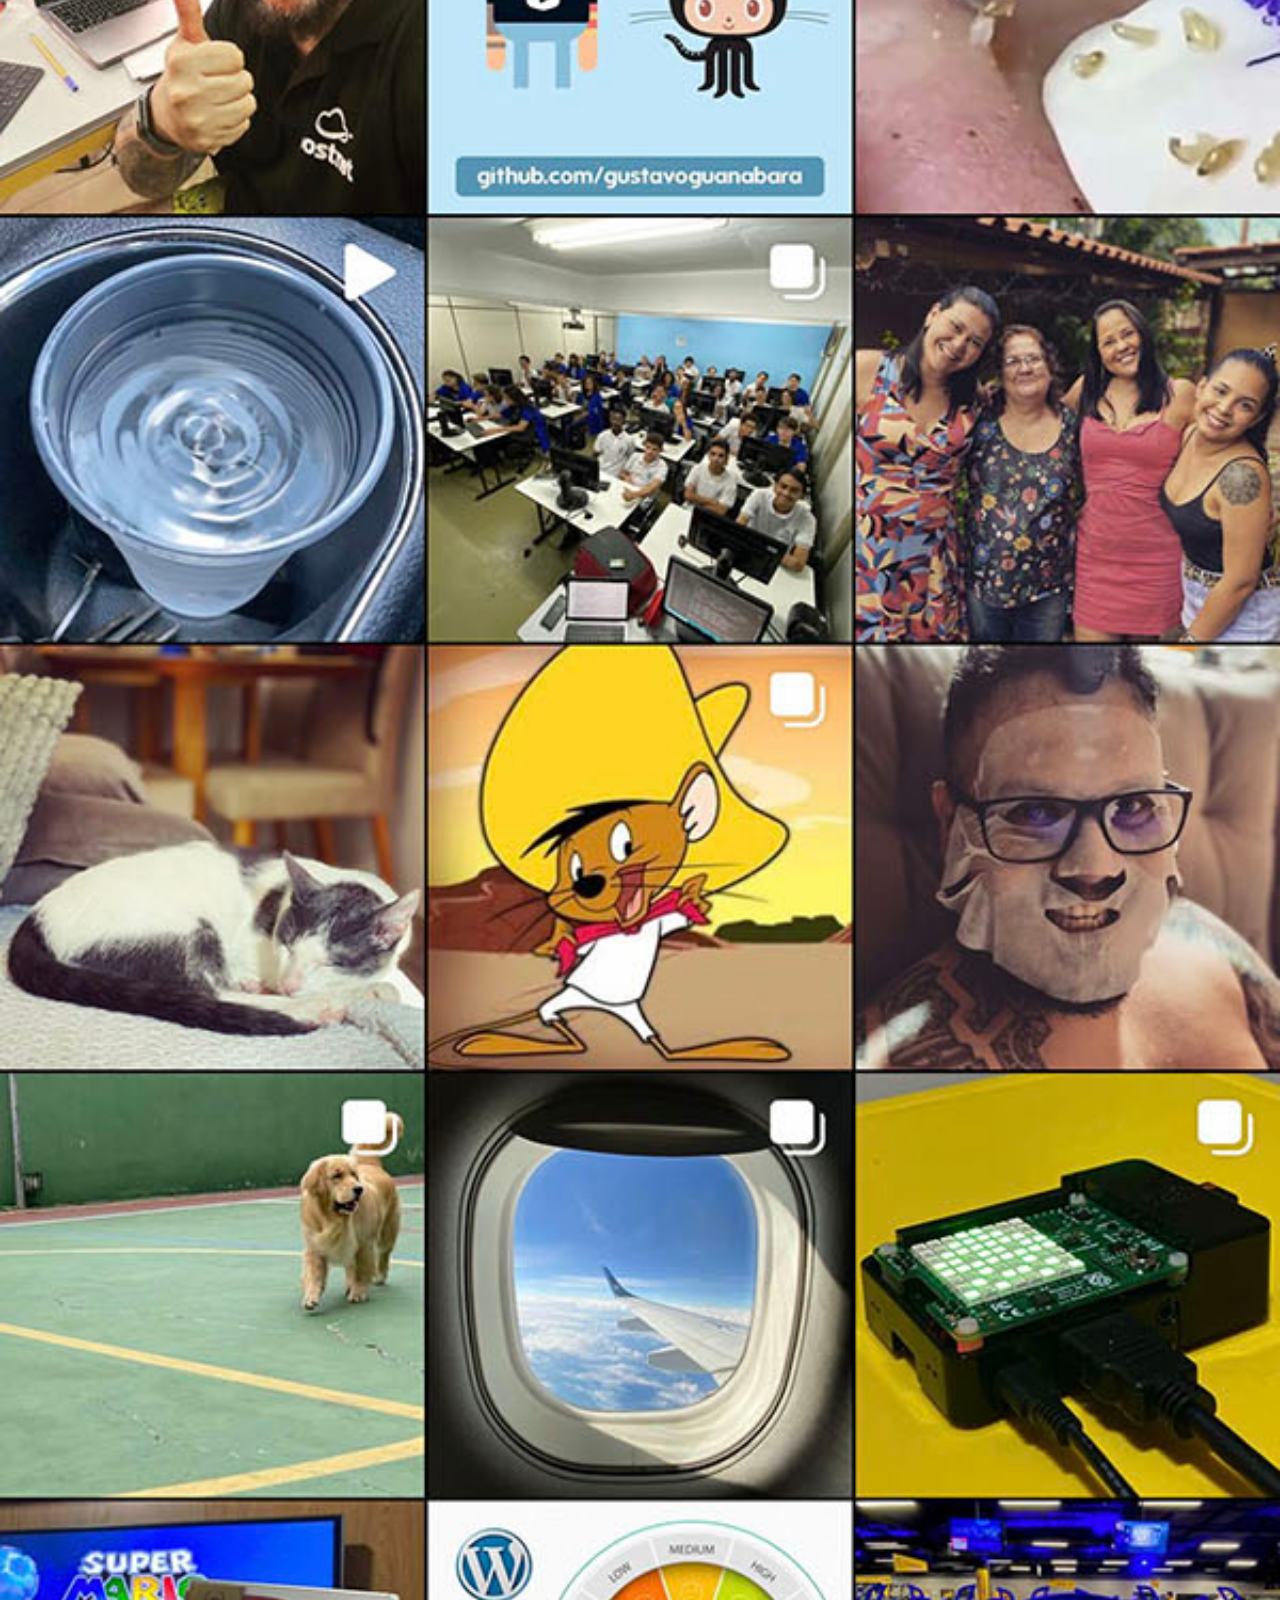
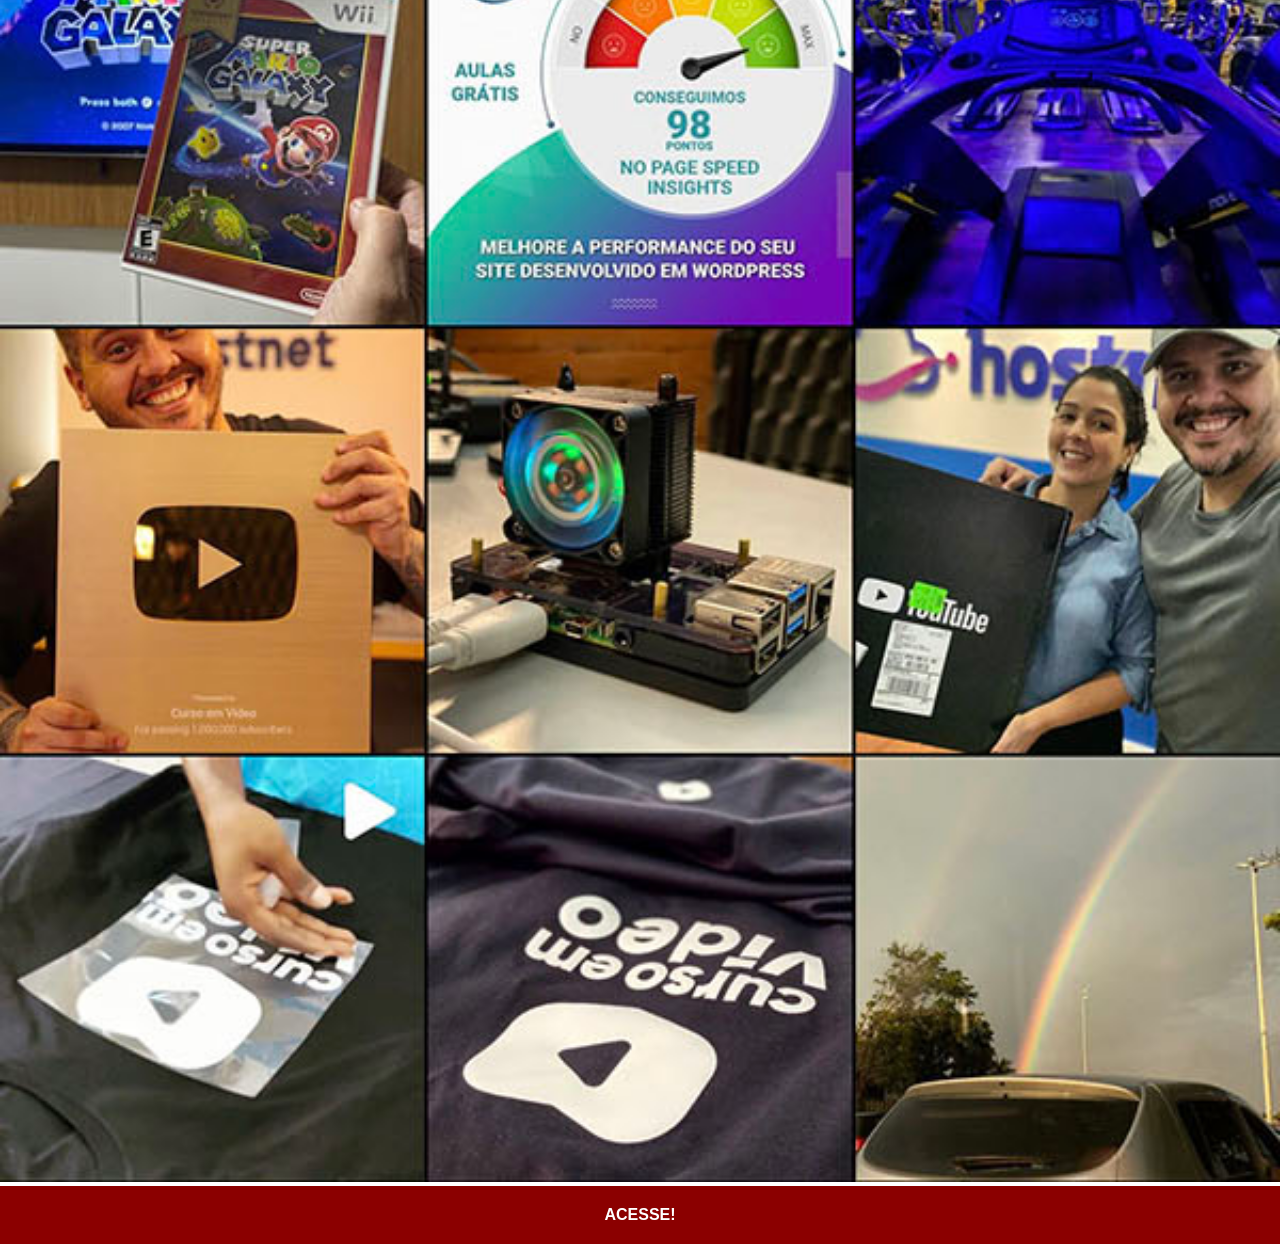
<file: instagram.html>
<!DOCTYPE html>
<html lang="pt-br">
<head>
    <meta charset="UTF-8">
    <meta name="viewport" content="width=device-width, initial-scale=1.0">
    <title>Youtube</title>
    <link rel="stylesheet" href="estilos/social.css">
</head>
<body>
    <img src="imagens/tela-instagram.jpg" alt="Instagram">
    <a href="https://www.instagram.com/gustavoguanabara/" target="_blank">ACESSE!</a>
    
</body>
</html>
</file>
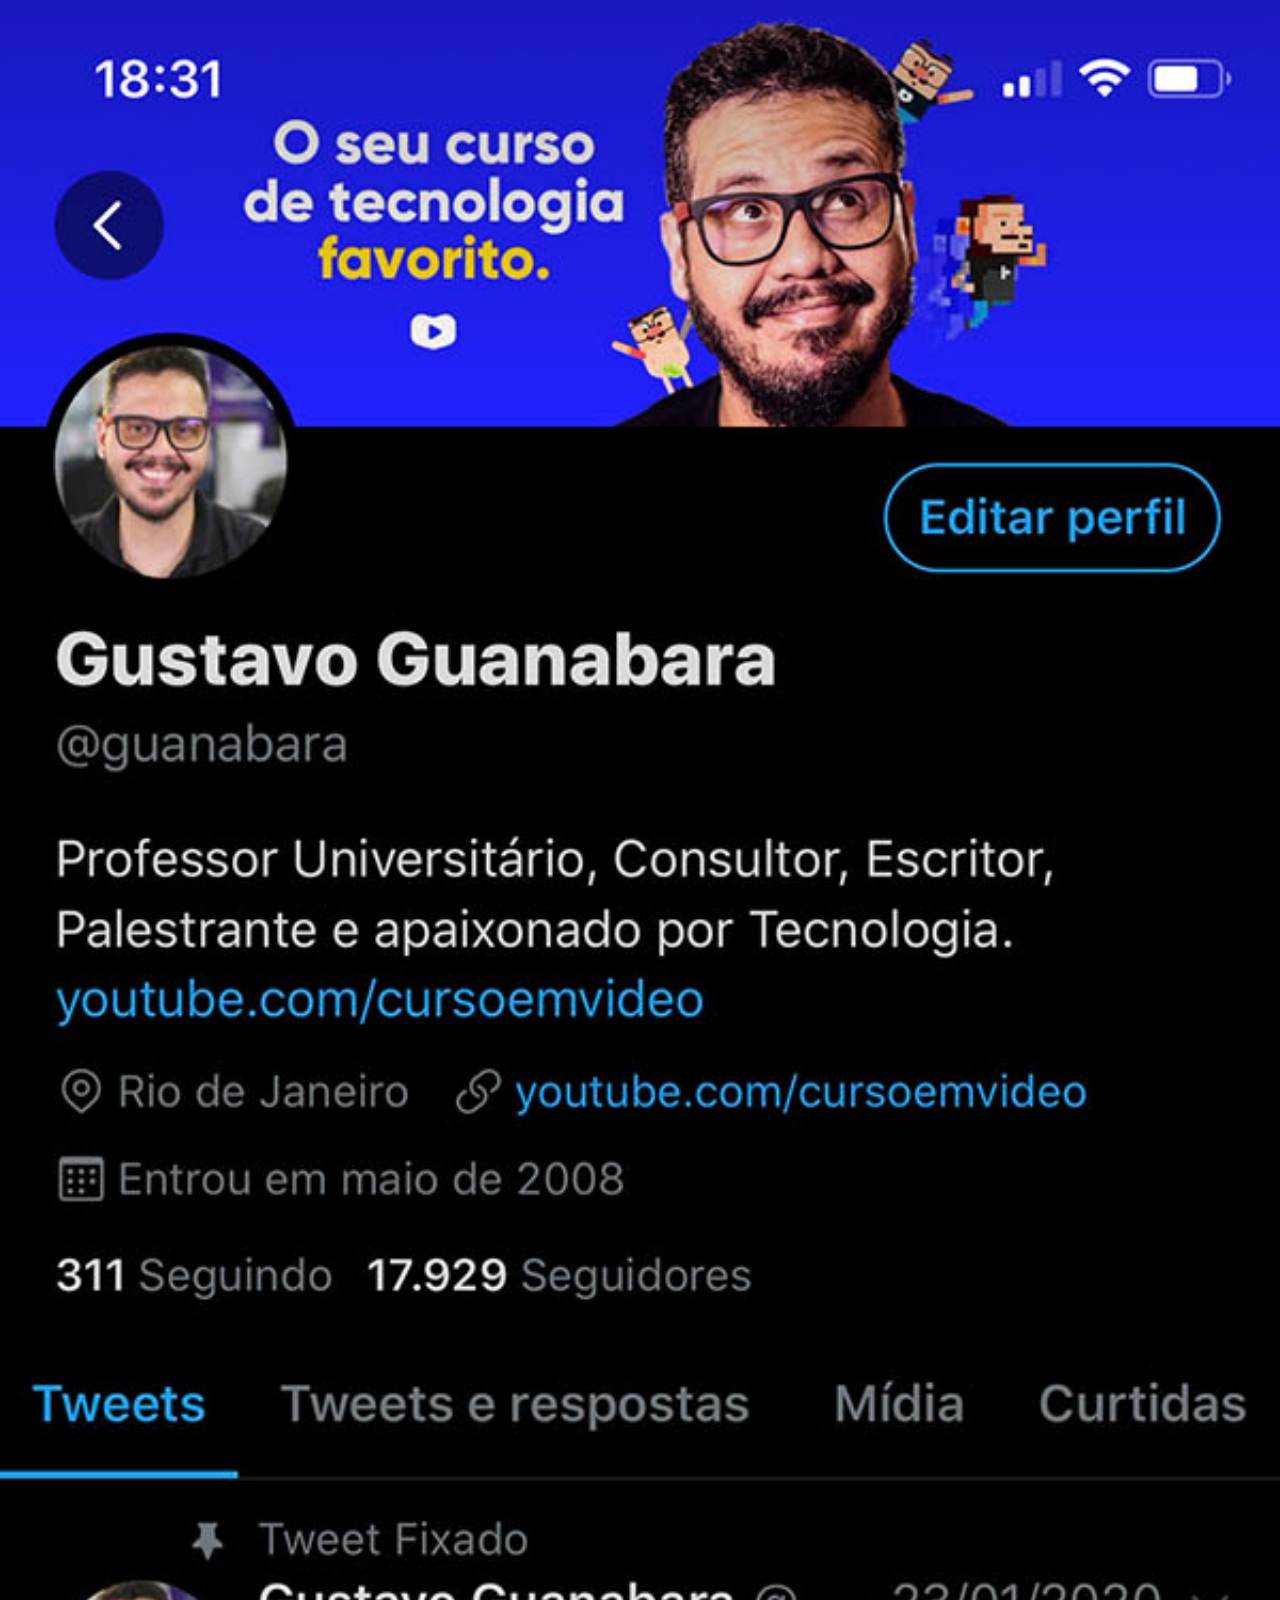
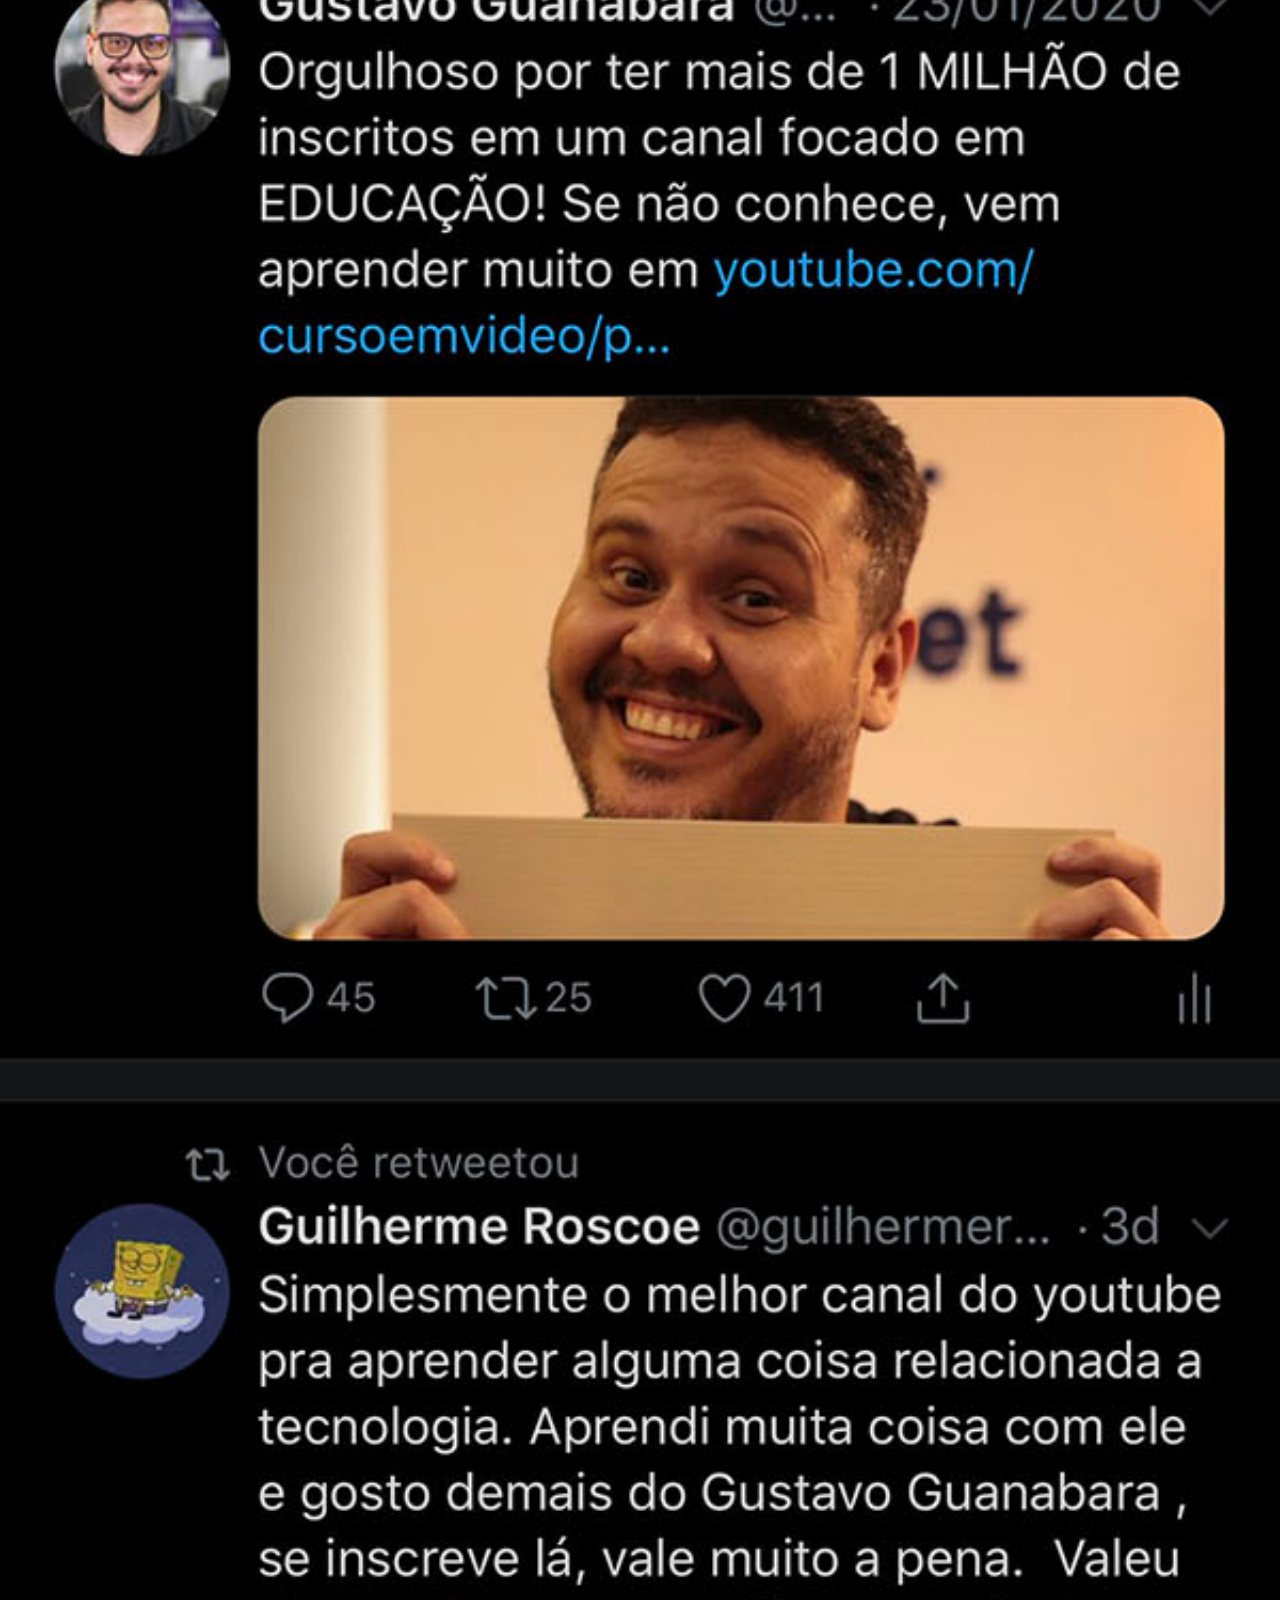
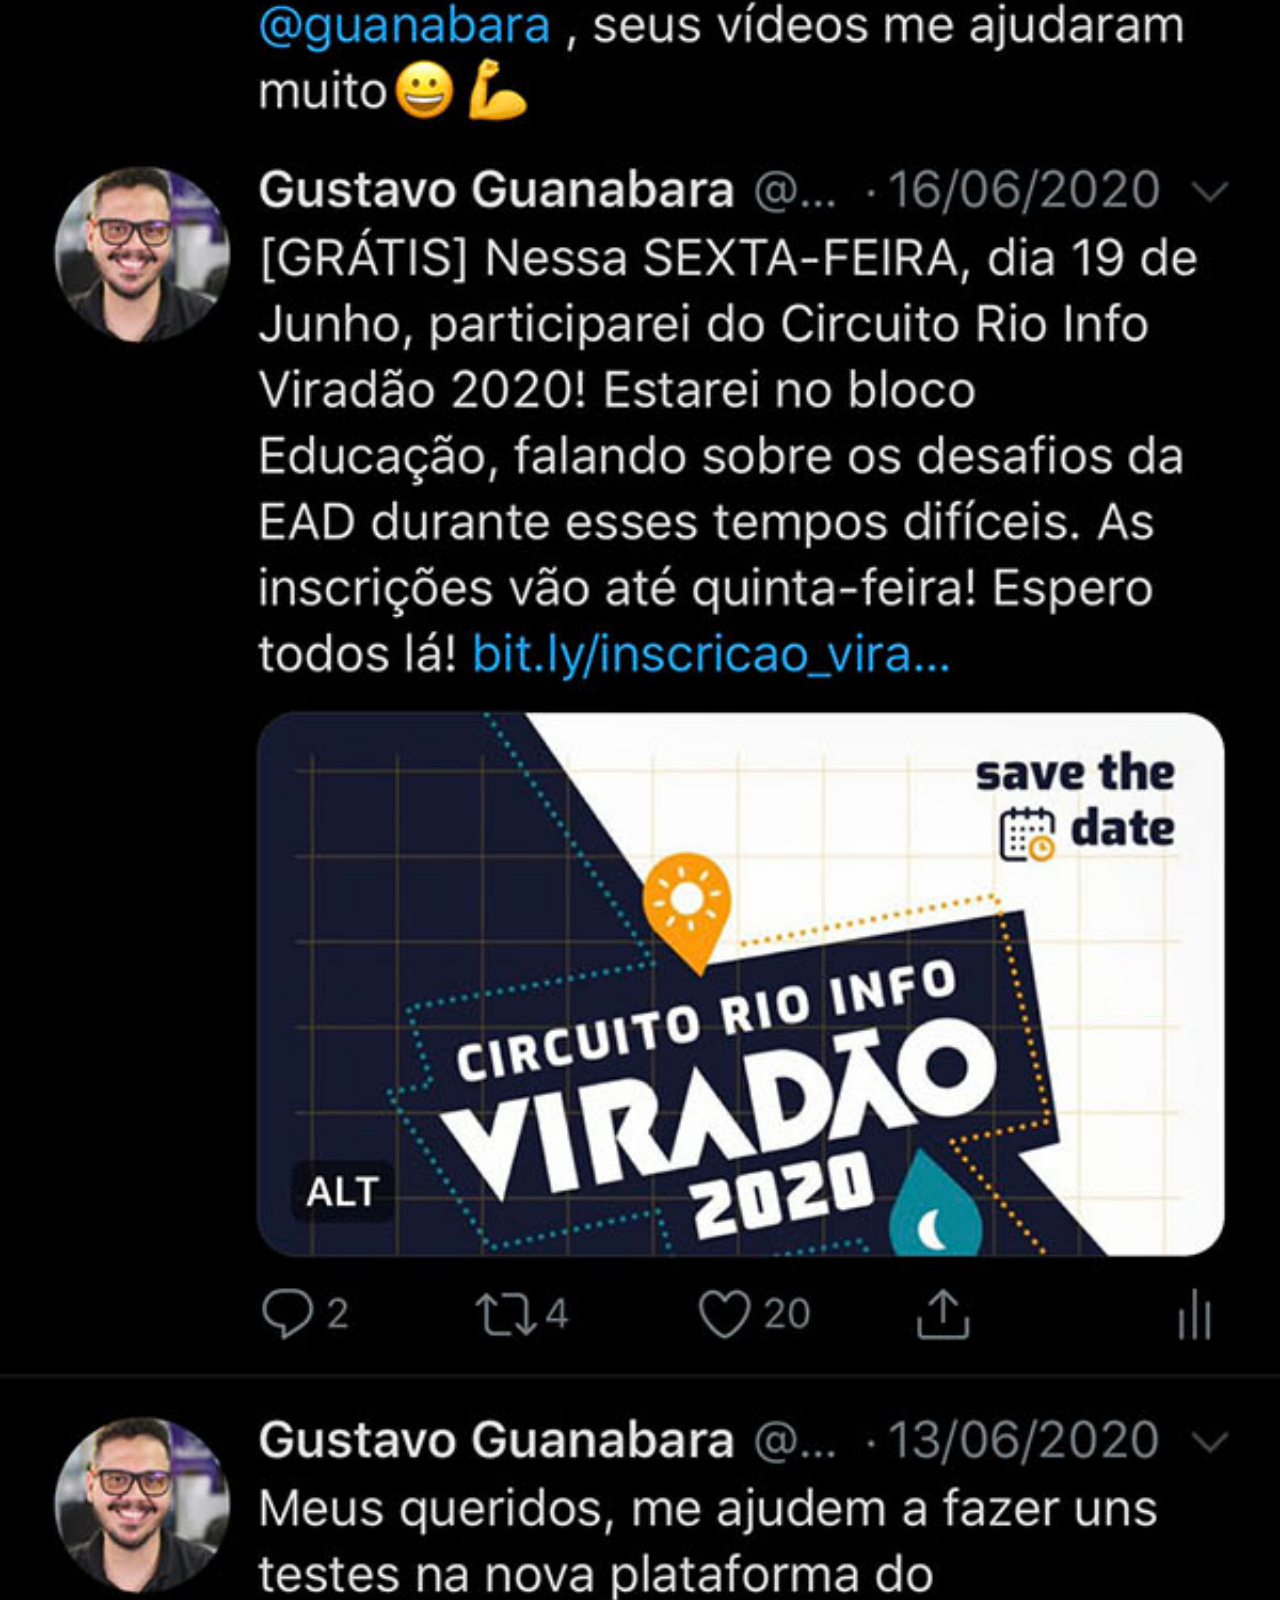
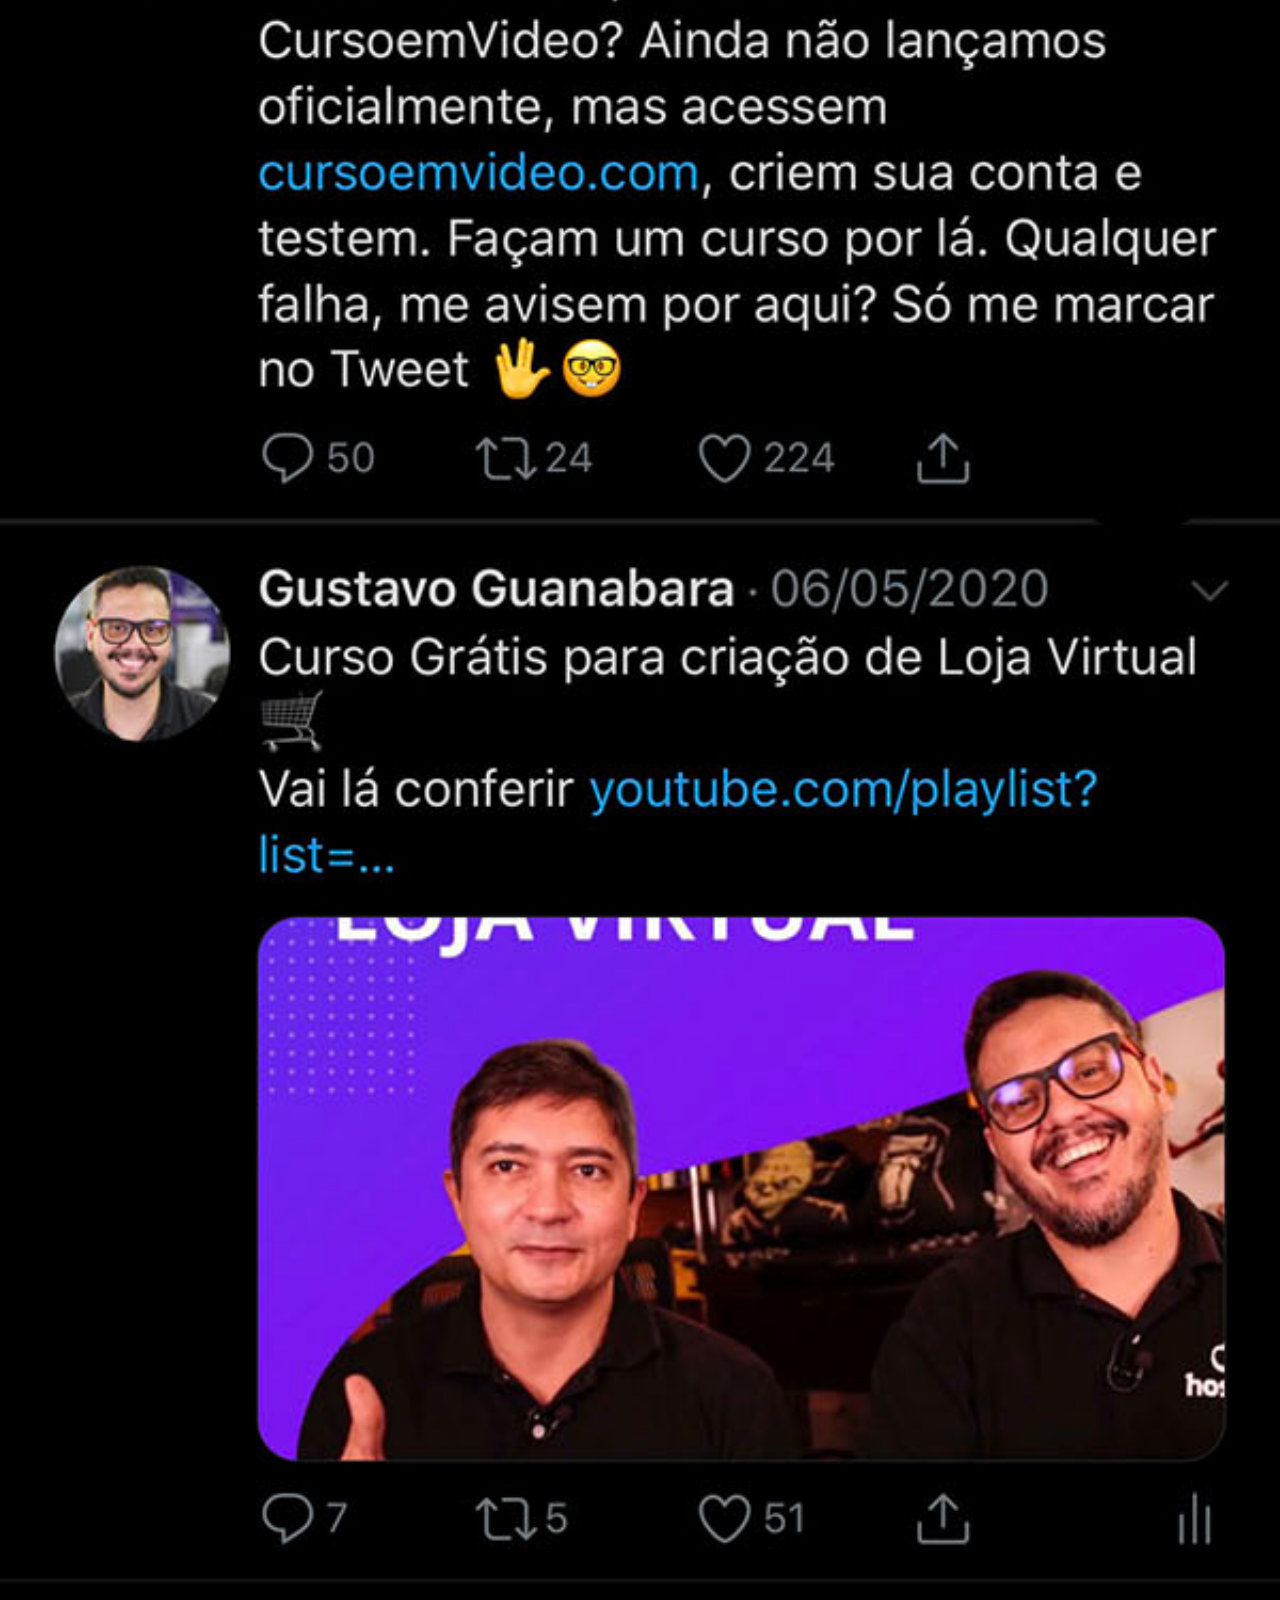
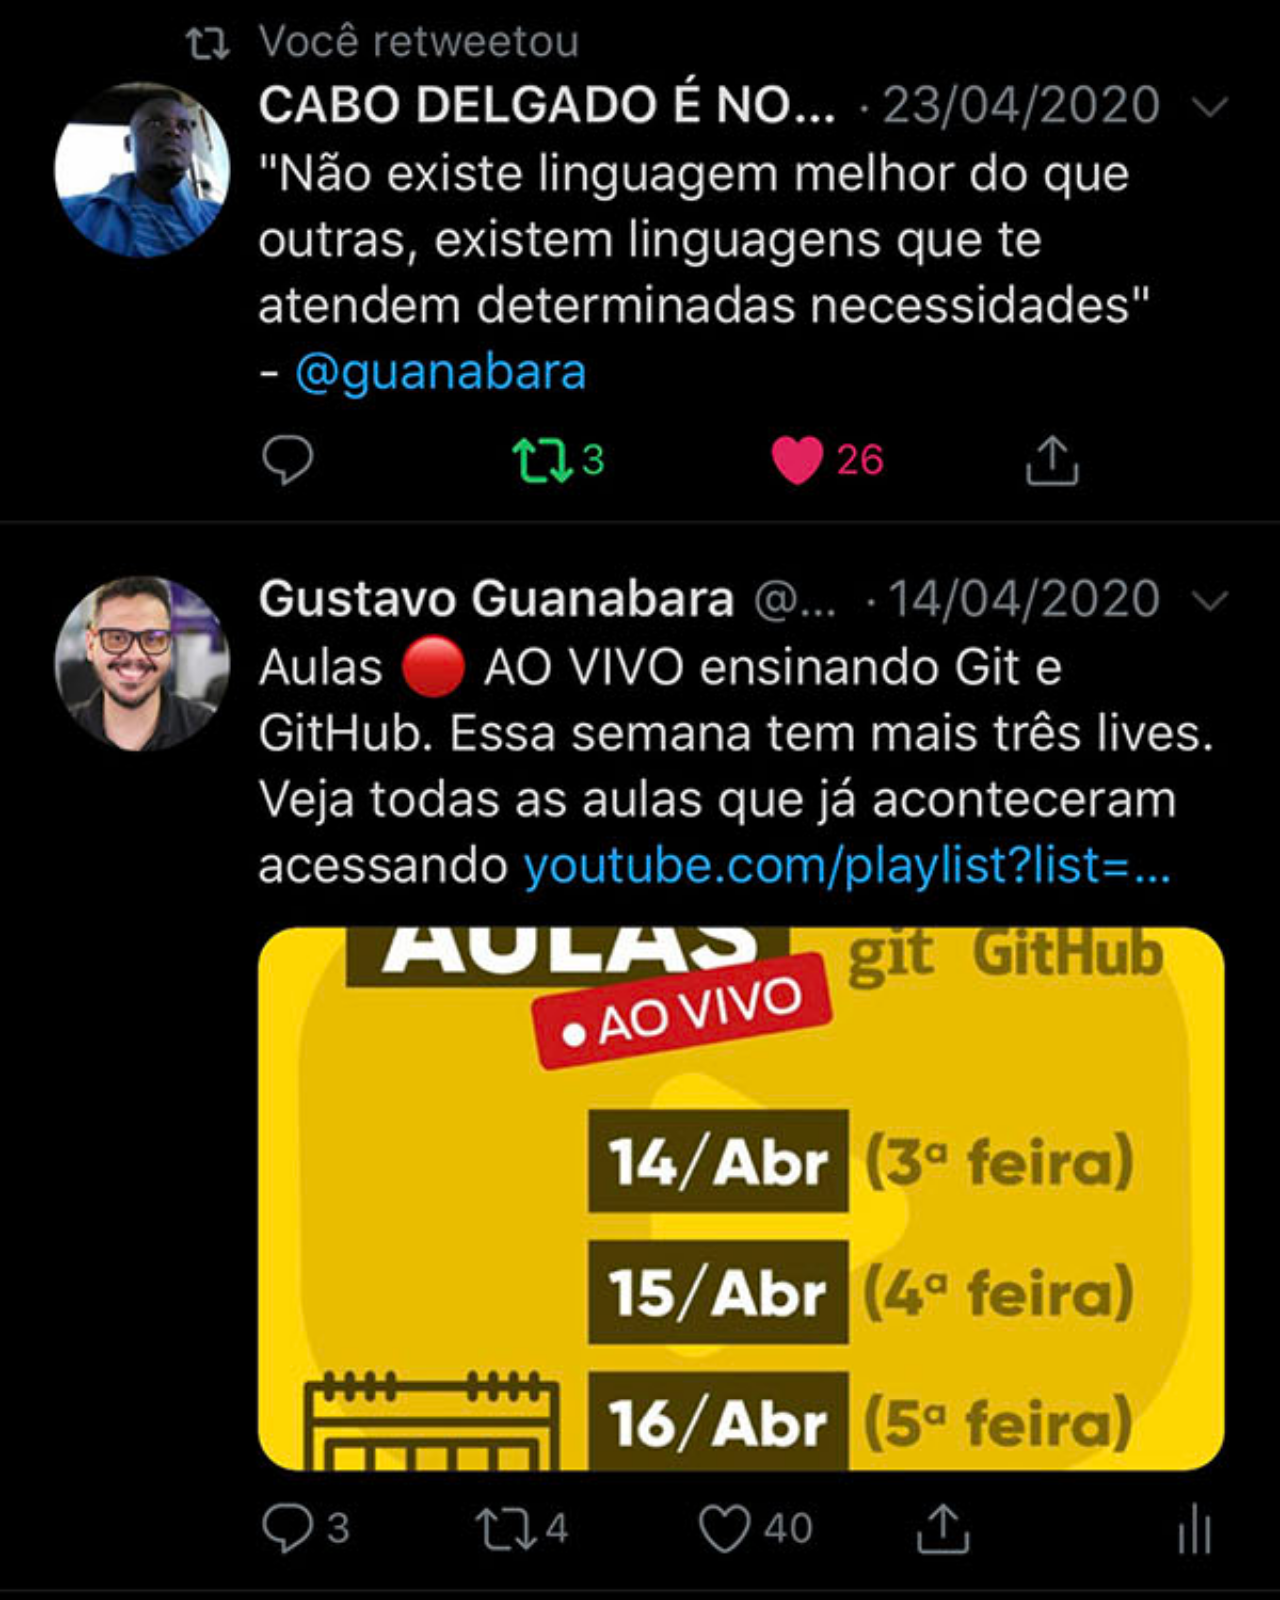
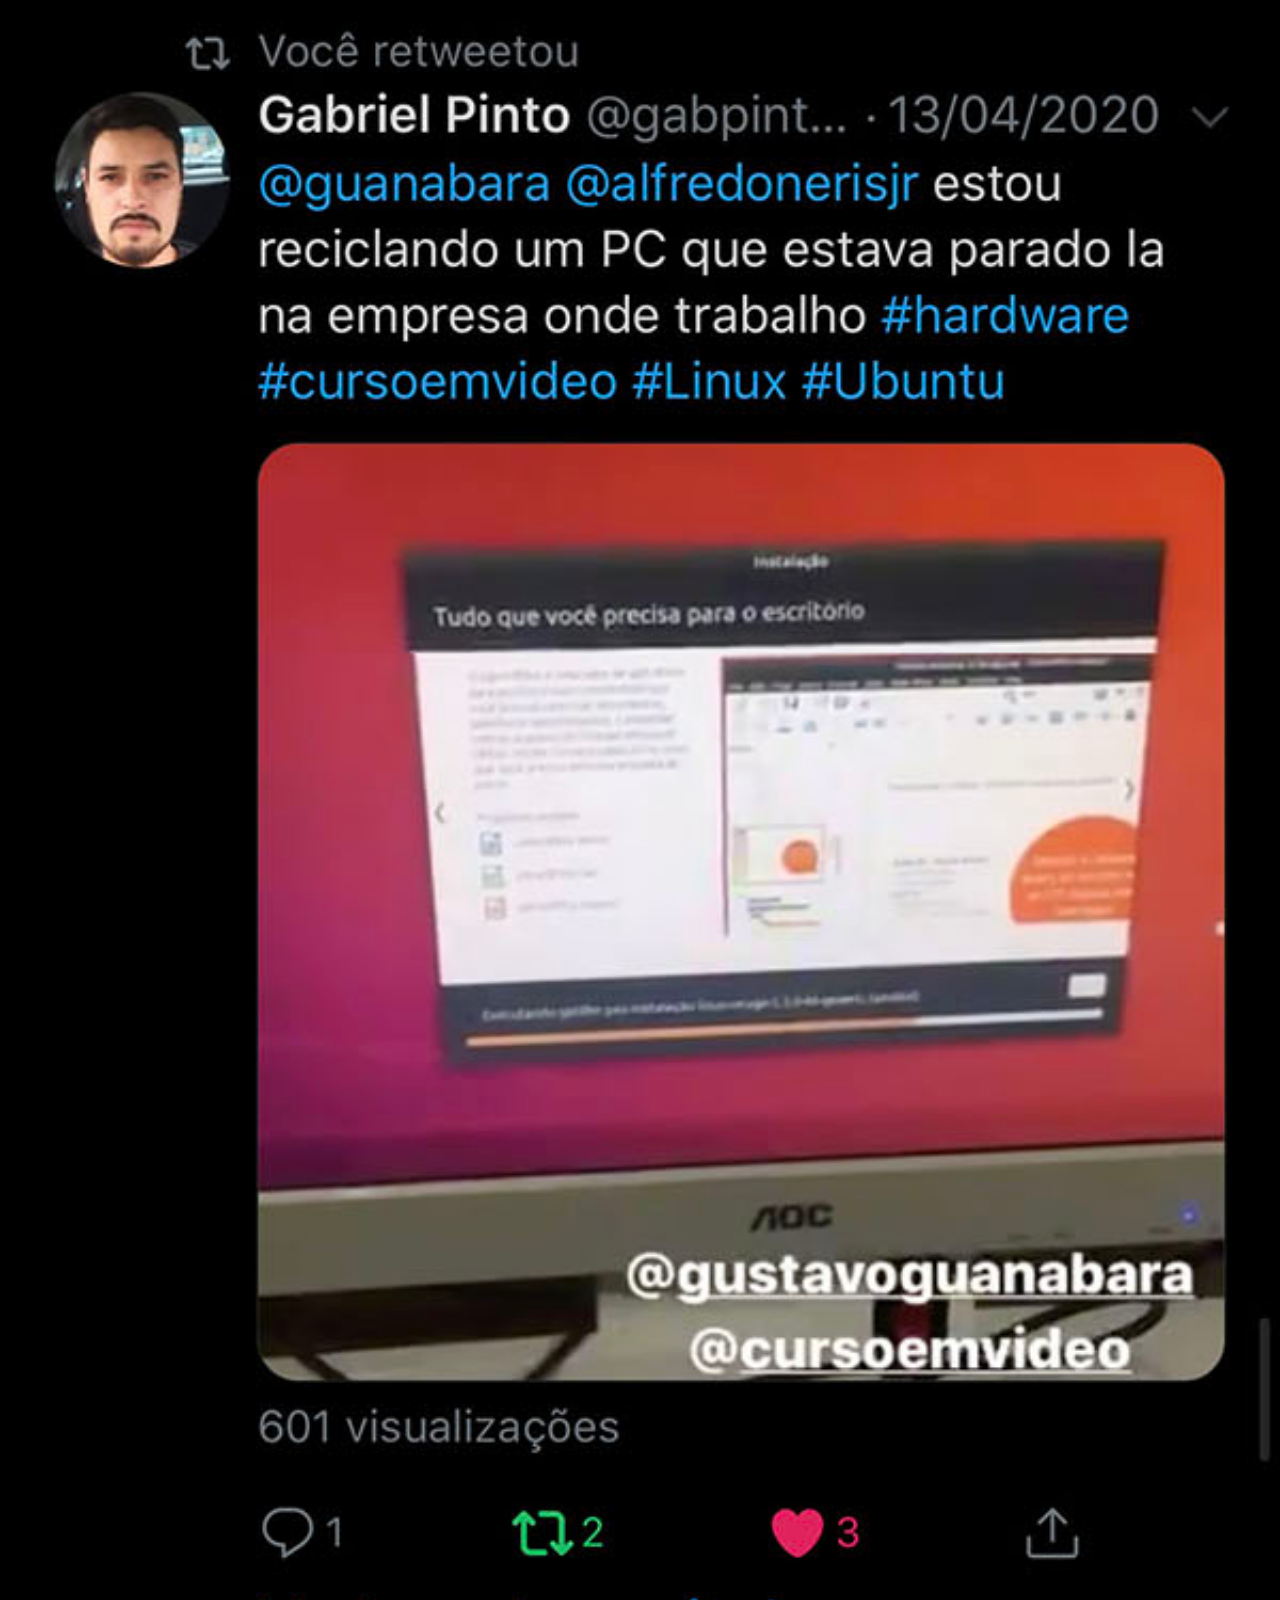
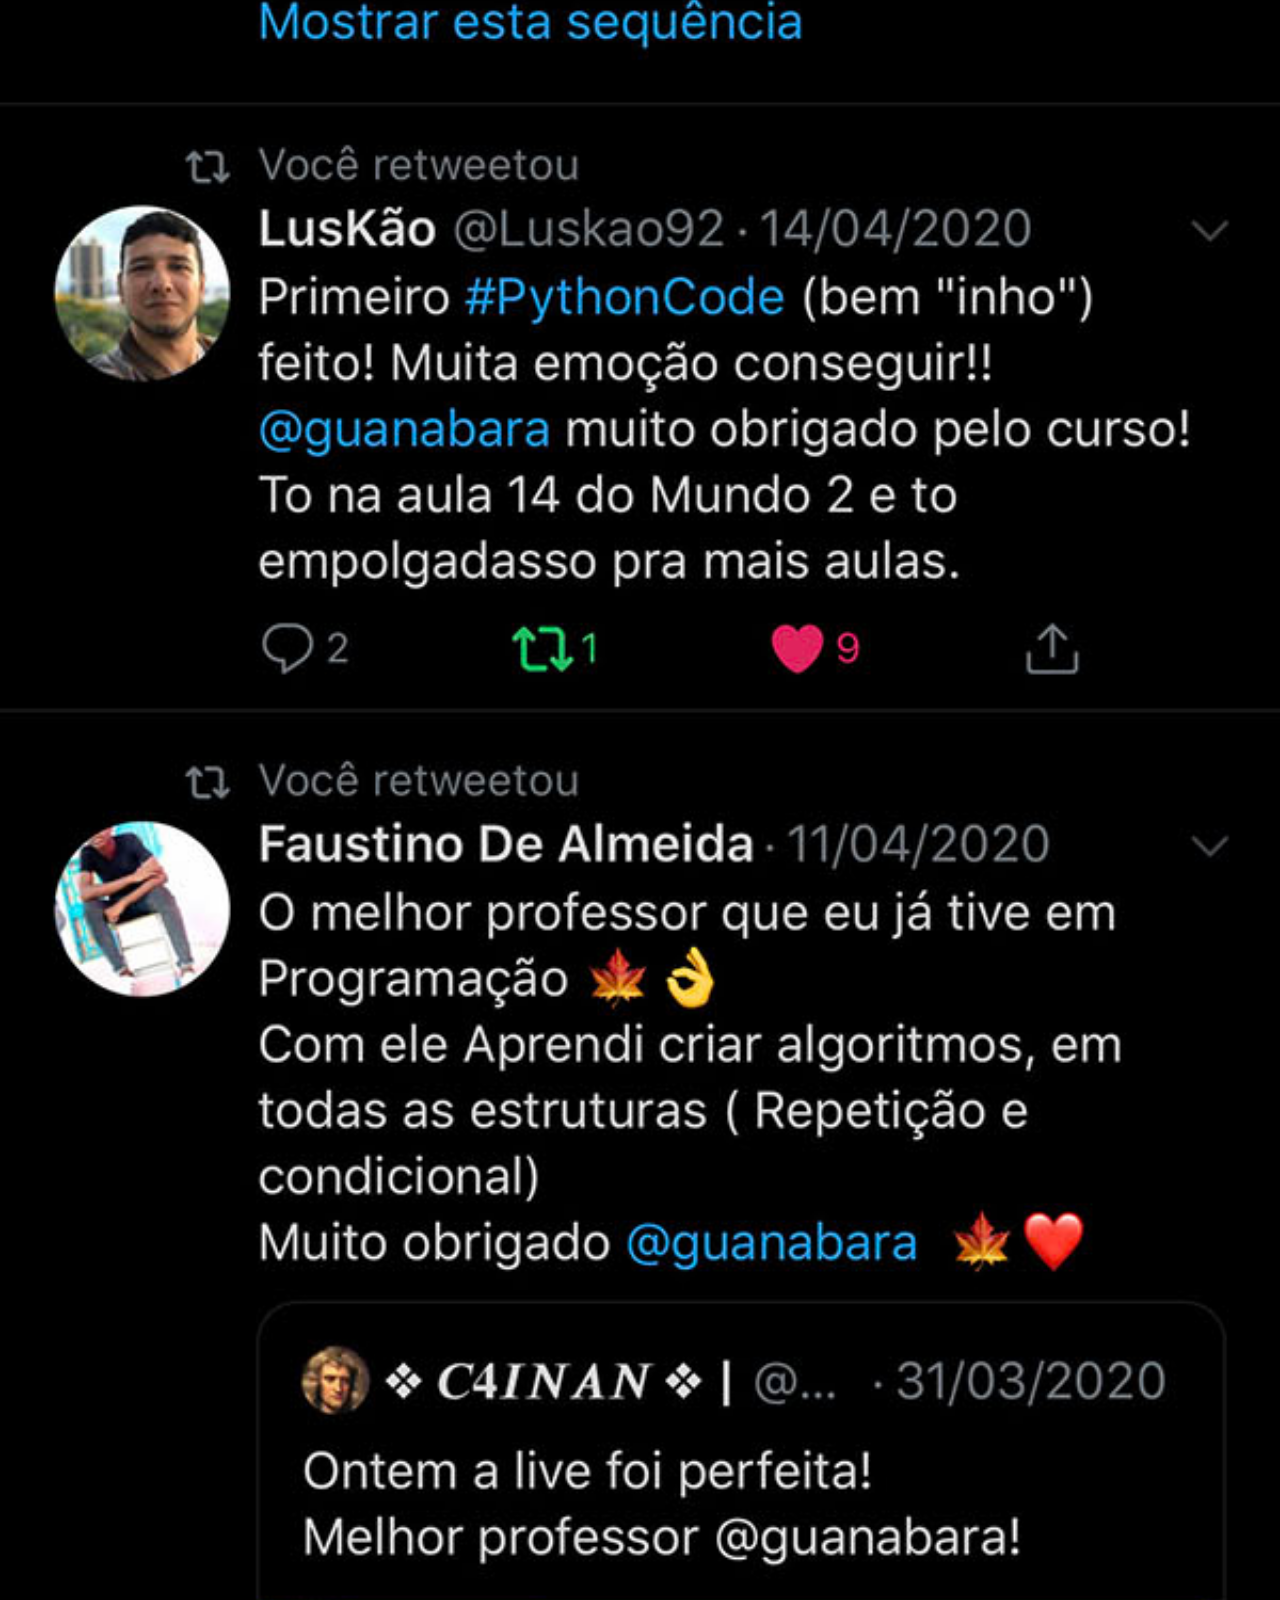
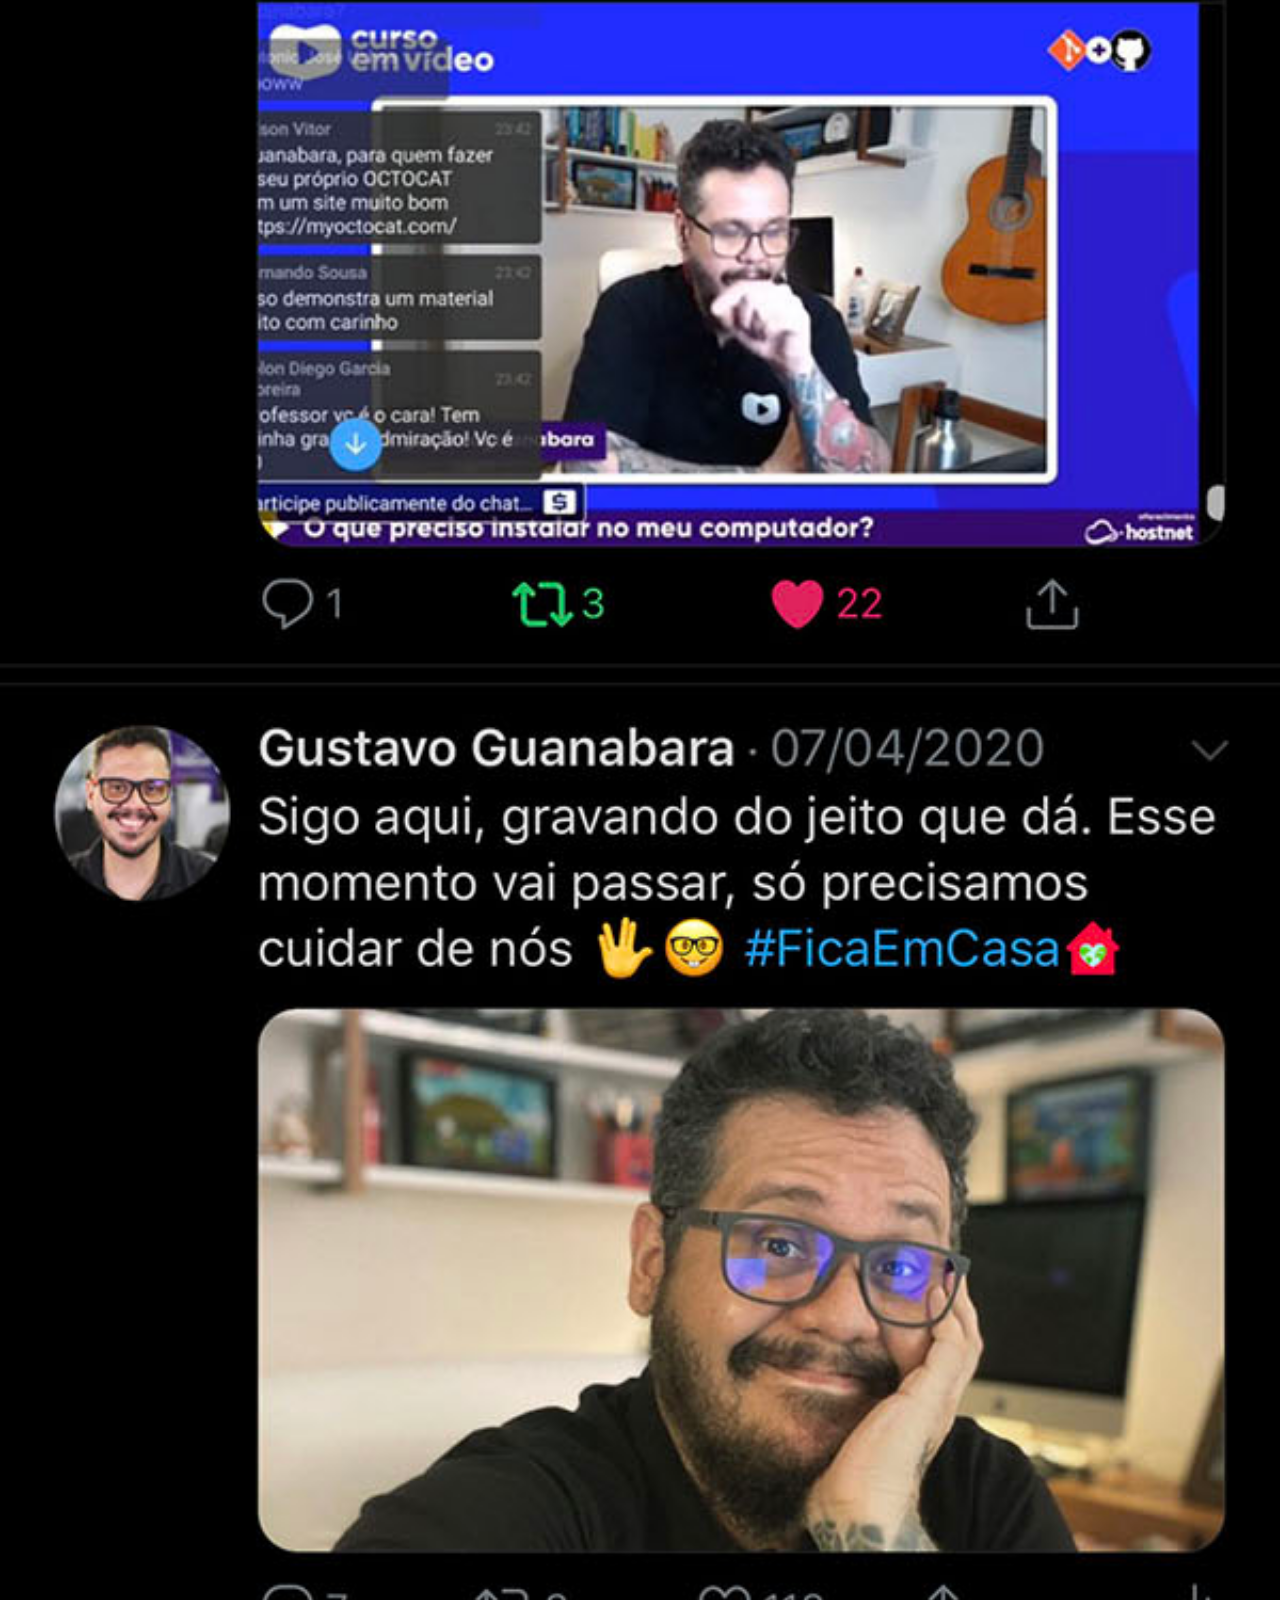
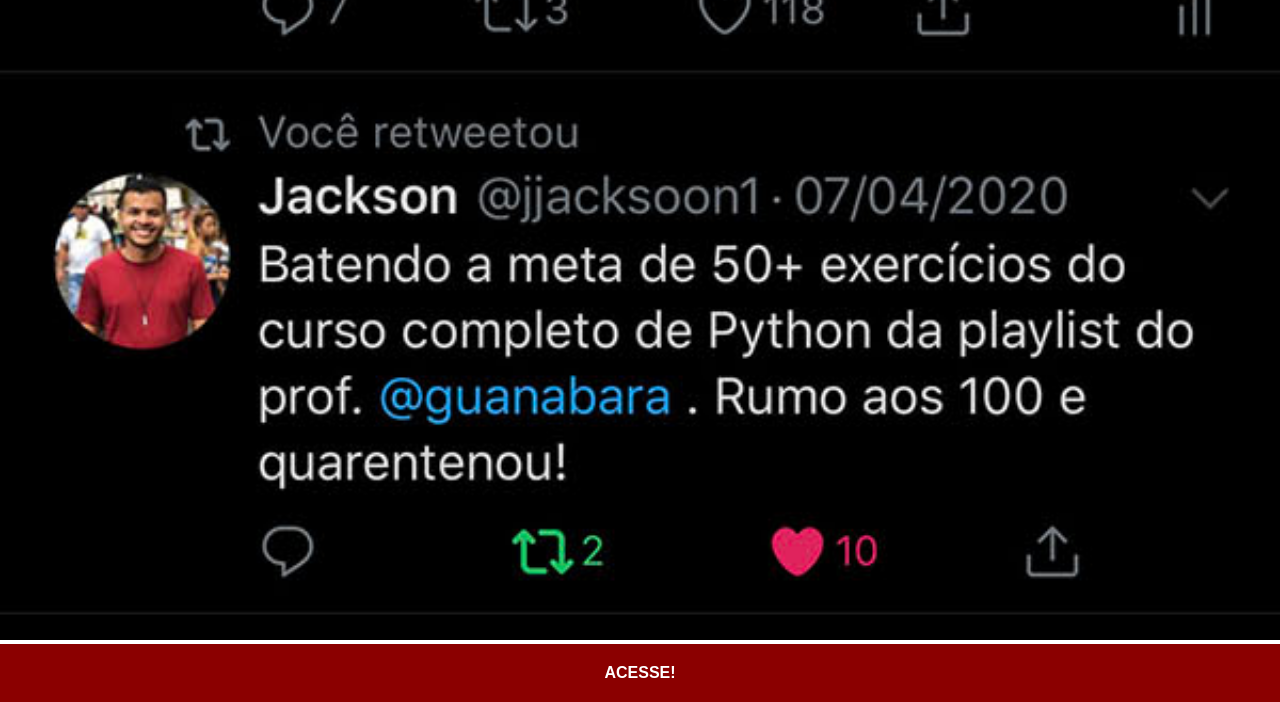
<file: x.html>
<!DOCTYPE html>
<html lang="pt-br">
<head>
    <meta charset="UTF-8">
    <meta name="viewport" content="width=device-width, initial-scale=1.0">
    <title>Youtube</title>
    <link rel="stylesheet" href="estilos/social.css">
</head>
<body>
    <img src="imagens/tela-twitter.jpg" alt="X">
    <a href="https://www.x.com/guanabara" target="_blank">ACESSE!</a>
    
</body>
</html>
</file>
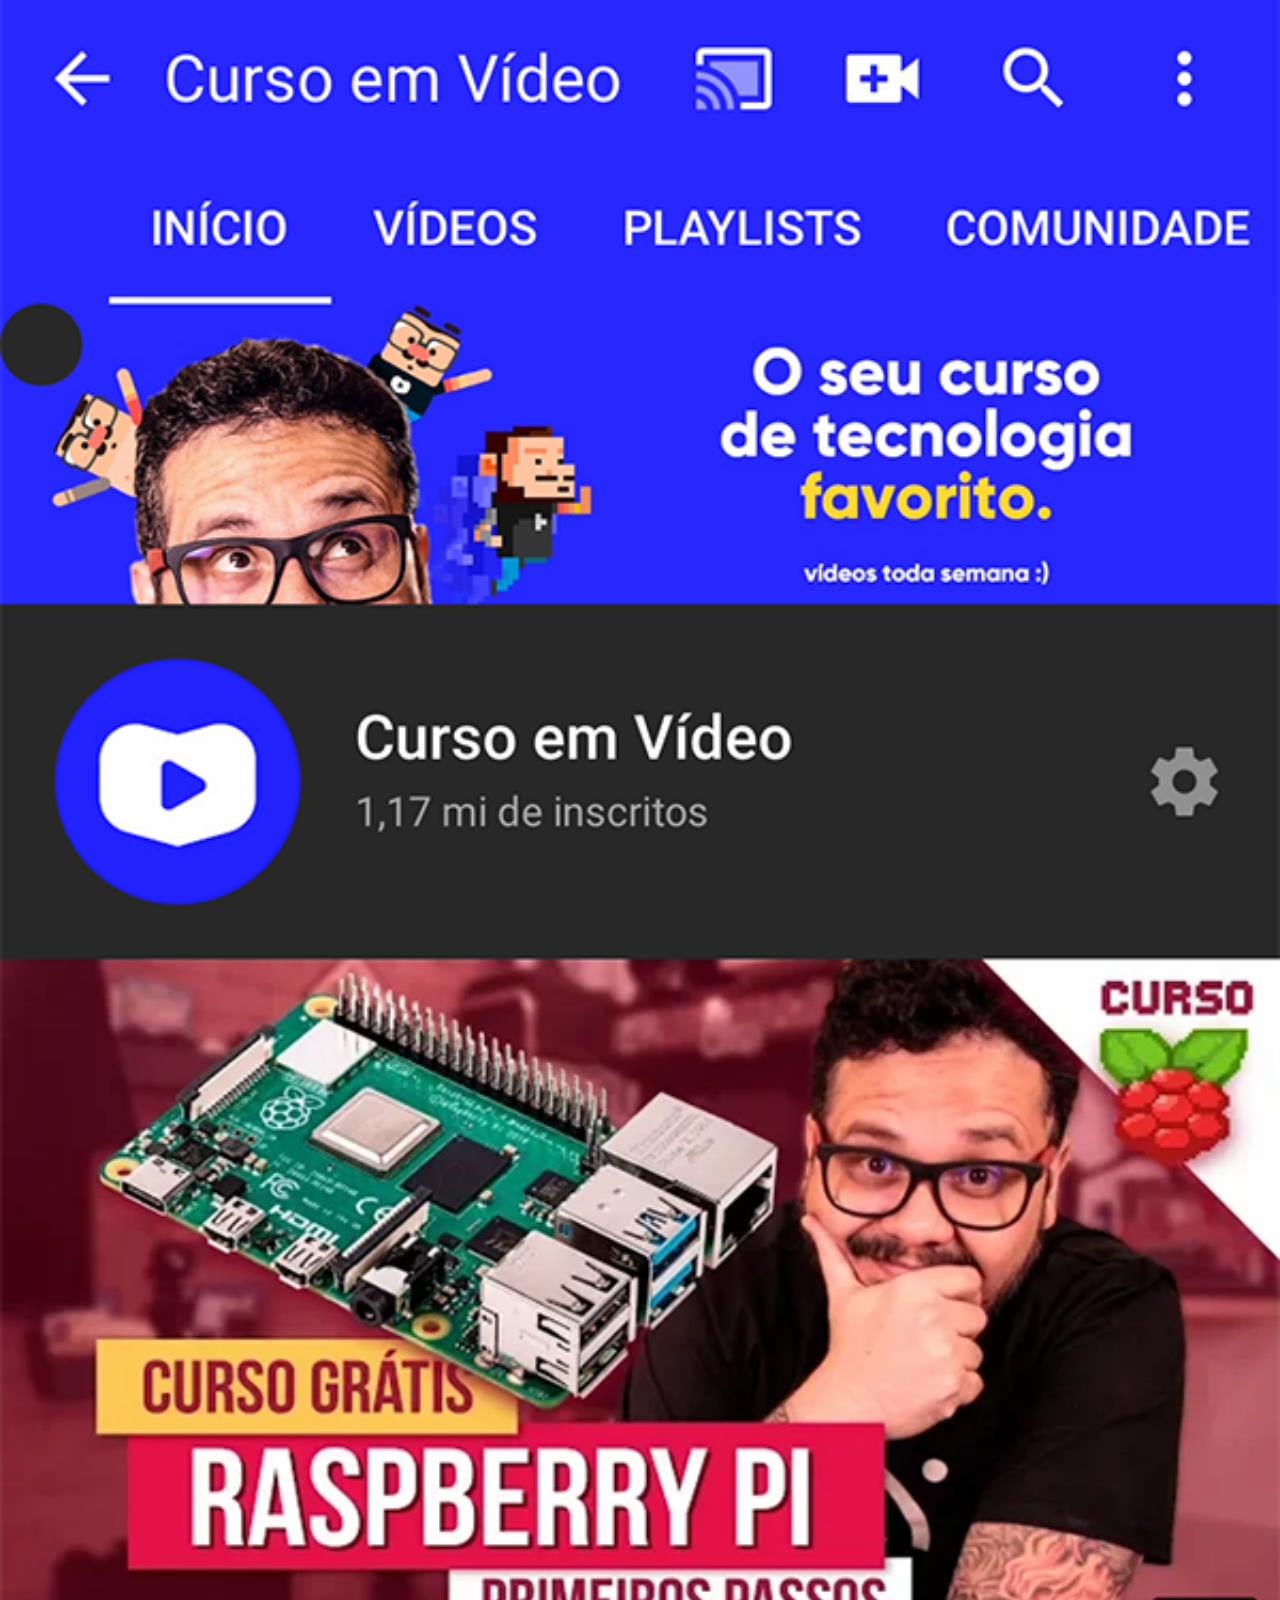
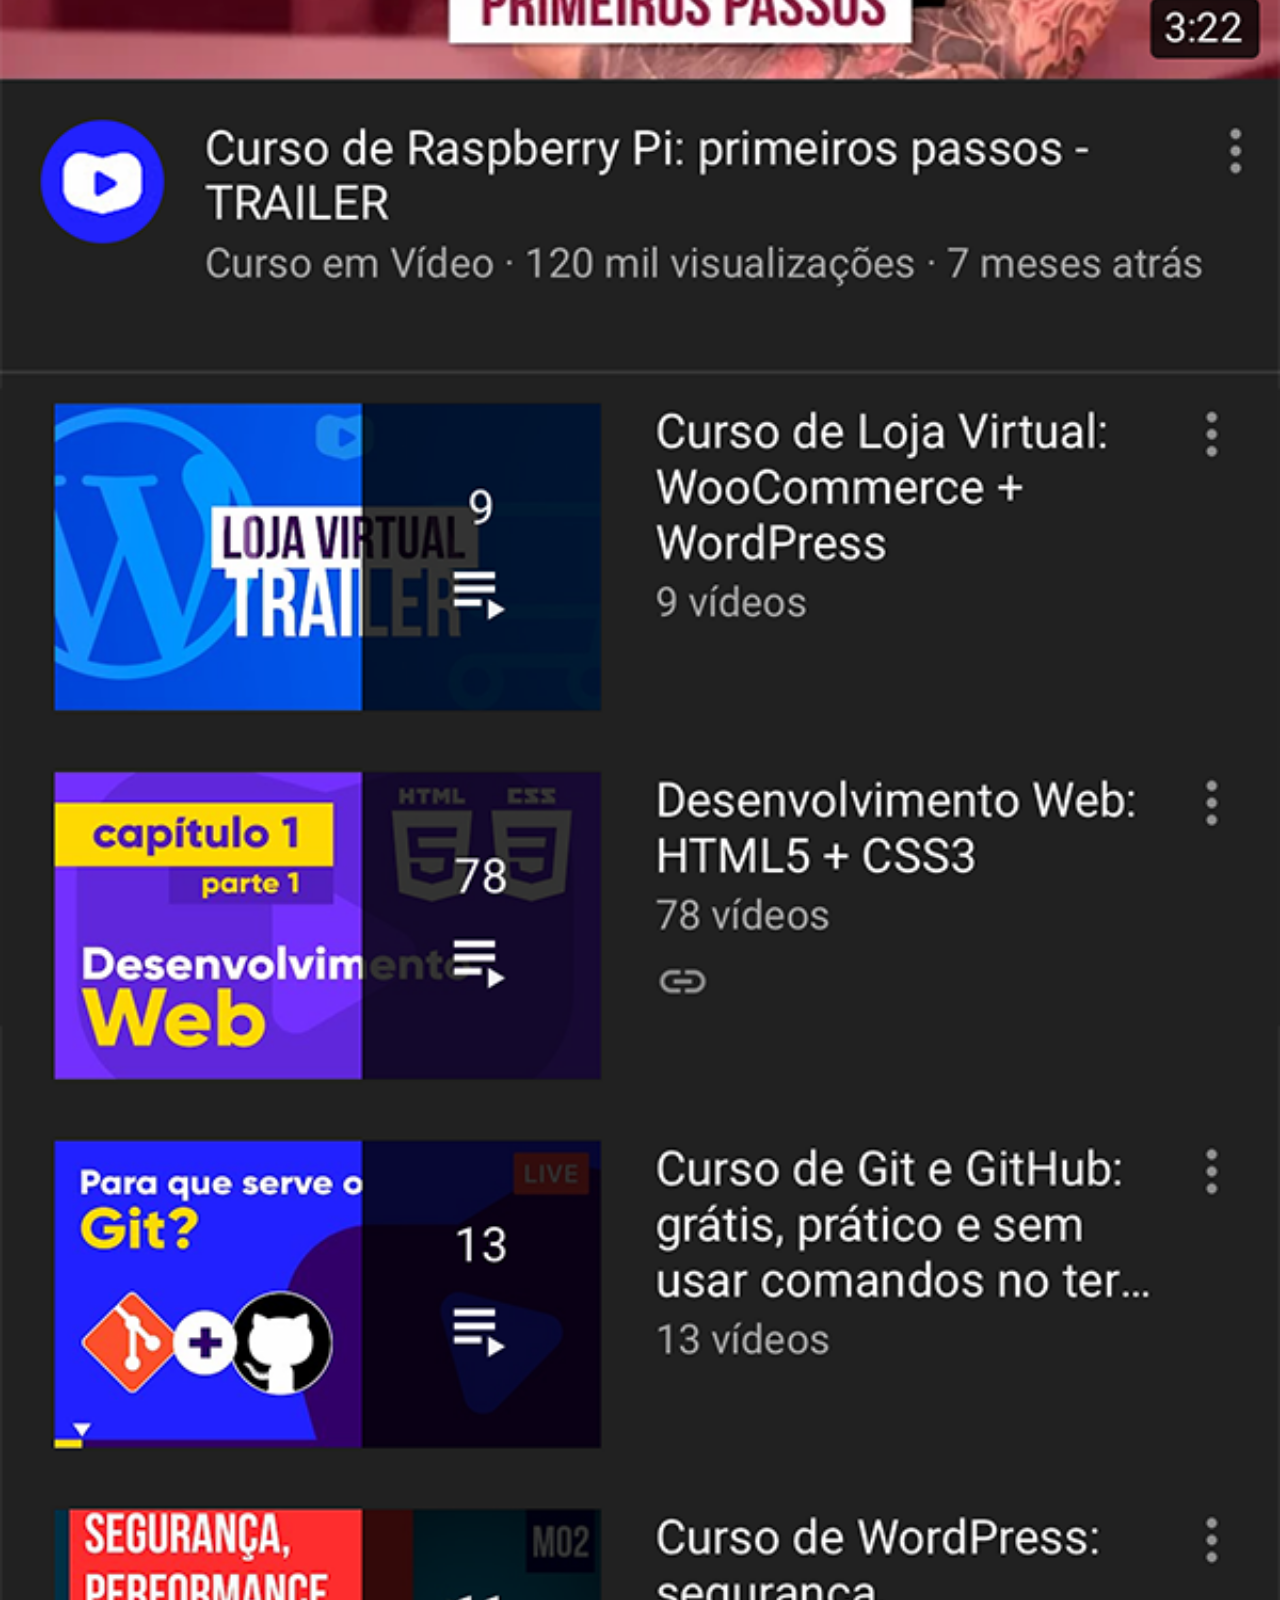
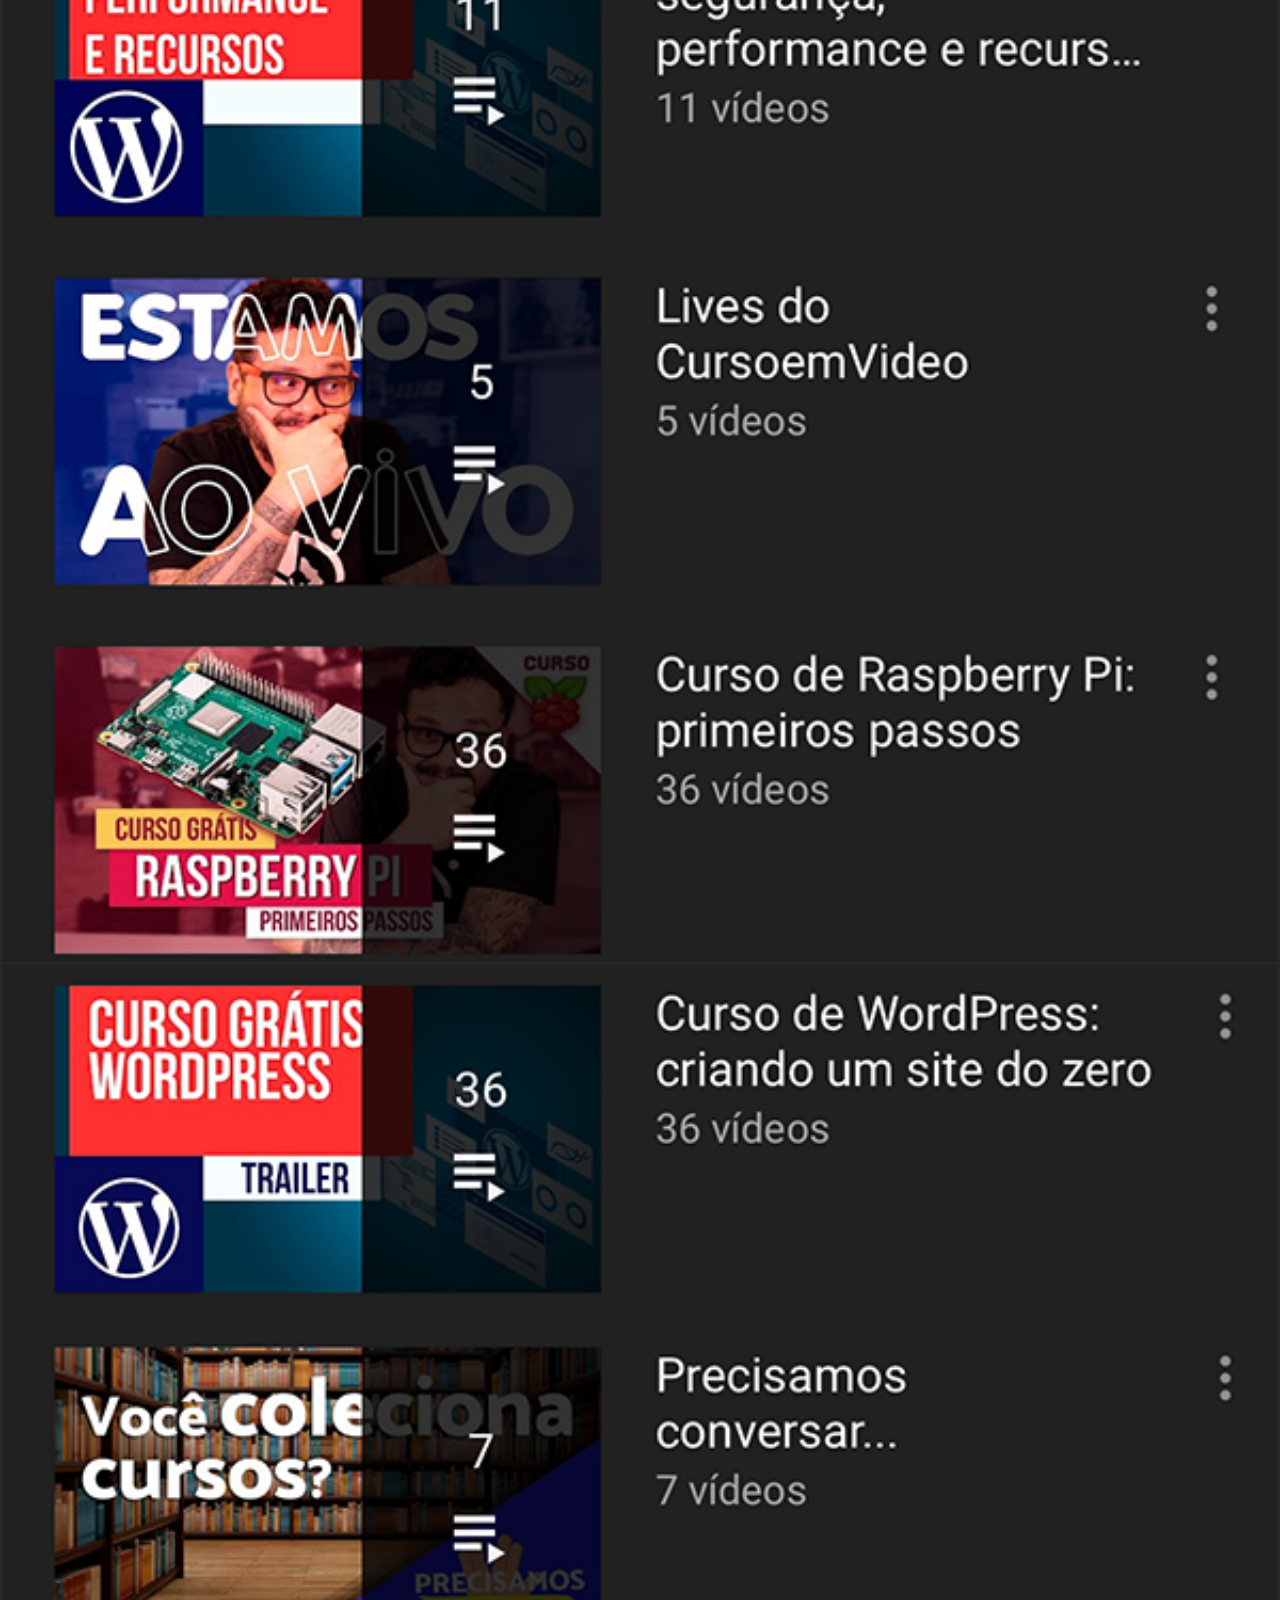
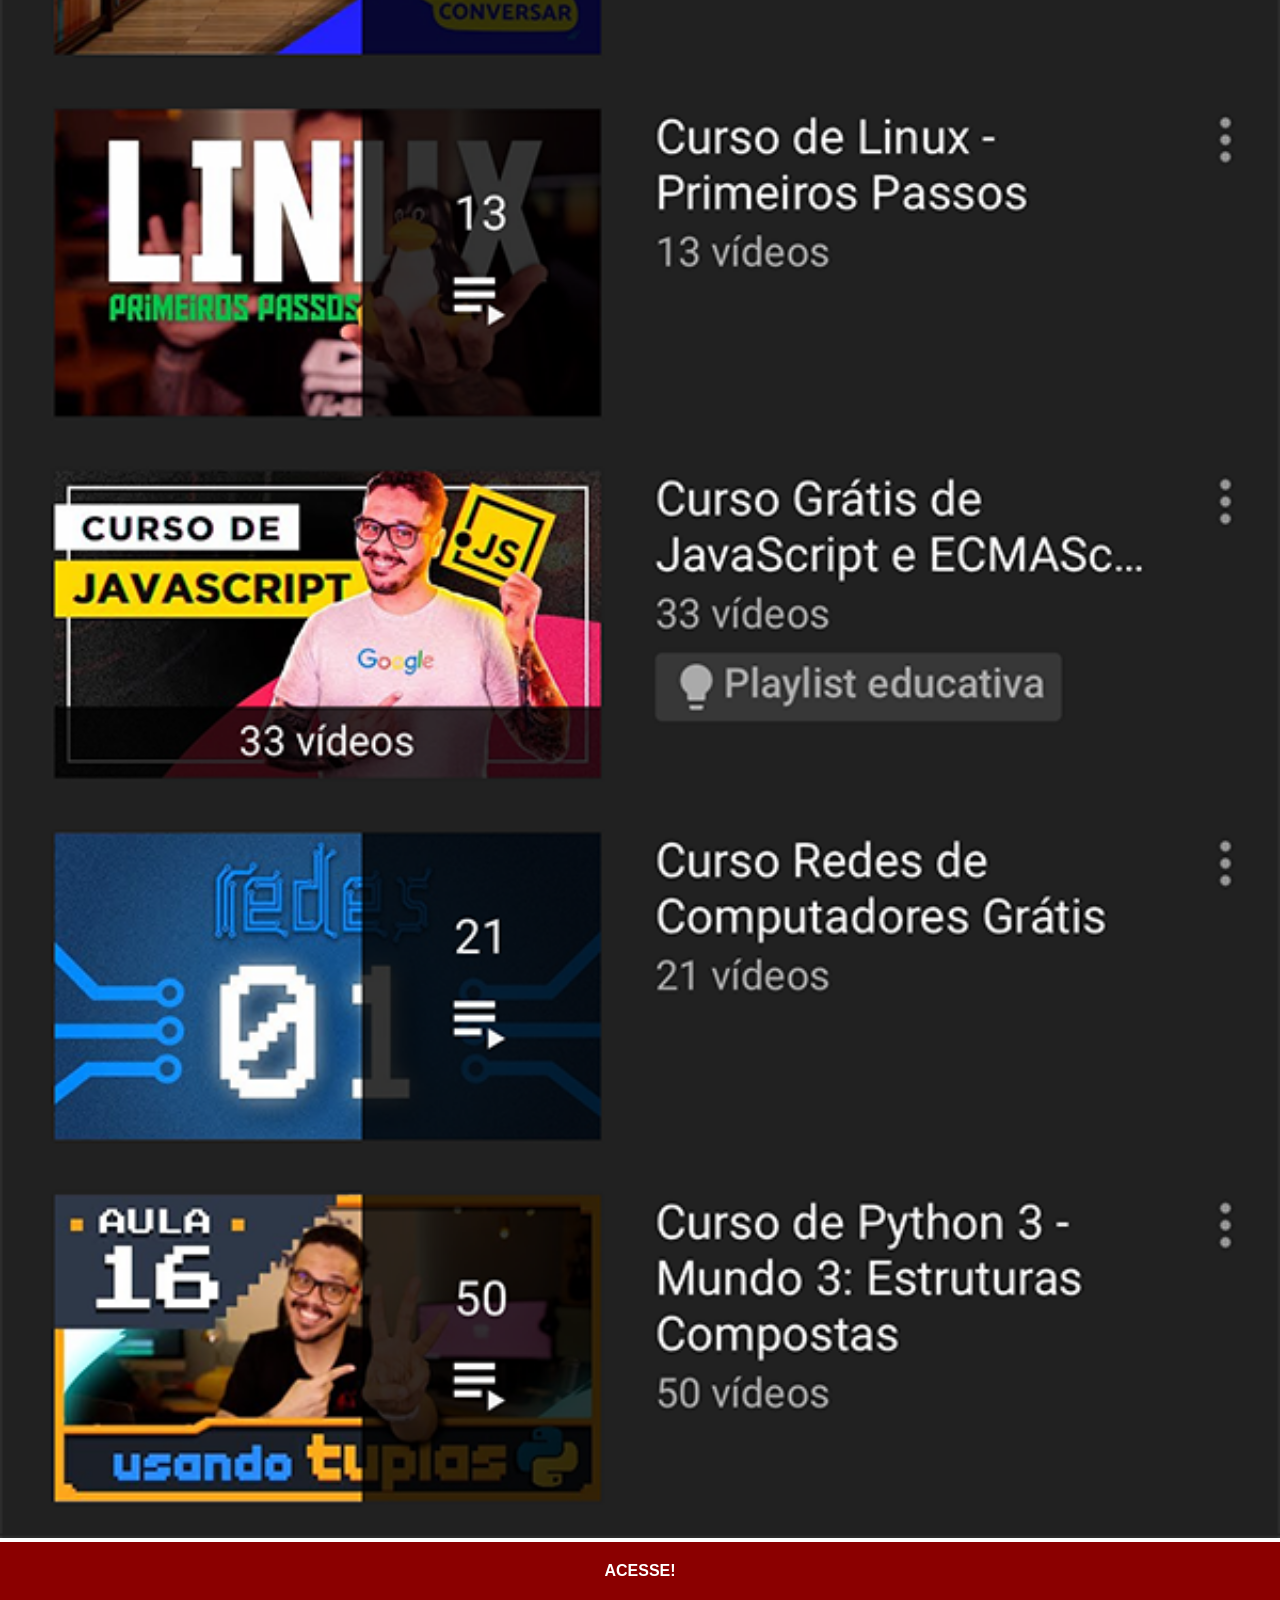
<file: youtube.html>
<!DOCTYPE html>
<html lang="pt-br">
<head>
    <meta charset="UTF-8">
    <meta name="viewport" content="width=device-width, initial-scale=1.0">
    <title>Youtube</title>
    <link rel="stylesheet" href="estilos/social.css">
</head>
<body>
    <img src="imagens/tela-youtube.png" alt="YouTube">
    <a href="https://www.youtube.com/@cursoemvideo/playlists" target="_blank">ACESSE!</a>
    
</body>
</html>
</file>
<file: estilos/style.css>
@charset "UTF-8";

* {
  margin: 0px;
  padding: 0px;
  font-family: Arial, Helvetica, sans-serif;
}

html, body {
  height: 100vh;
  width: 100vw;
  background-color: black;
}

body {
    background: url("../imagens/fundo-madeira.jpg") no-repeat top center;
    background-size: cover;
    background-attachment: fixed;
}

main {
    position: relative;
    height: 100vh;
}

section#telefone {
    position: absolute;
    top: 50%;
    left: 50%;
    transform: translate(-50%, -50%);
    
    width: 311px;
    height: 627px;
    background: url("../imagens/frame-iphone.png") no-repeat;
}

iframe#tela {
    position: relative;
    top: 80px;
    left: 22px;
    width: 267px;
    height: 471px;
}

section#redes-sociais {
    text-align: right;
}

section#redes-sociais img {
    width: 50px;
    margin: 10px;
    border-radius: 50%;
    box-shadow: 2px 2px 5px rgba(0, 0, 0, 0.5);
    box-sizing: border-box;
}

section#redes-sociais img:hover {
    border: 2px solid white;
    transform: translate(-3px, -3px);
    box-shadow: 5px 5px 10px rgba(0, 0, 0, 0.621);
    transition: transform .3s border 1s;
}
</file>
<file: estilos/social.css>
@charset "UTF-8";

        * {
            margin: 0px;
            padding: 0px;
            font-family: Arial, Helvetica, sans-serif;
        }

        img {
            width: 100vw;

        }

        a {
            display: block;
            background-color: darkred;
            color: white;
            padding: 20px;
            text-align: center;
            font-weight: bolder;
            text-decoration: none;
        }

        a:hover {
            background-color: red;
        }
</file>
